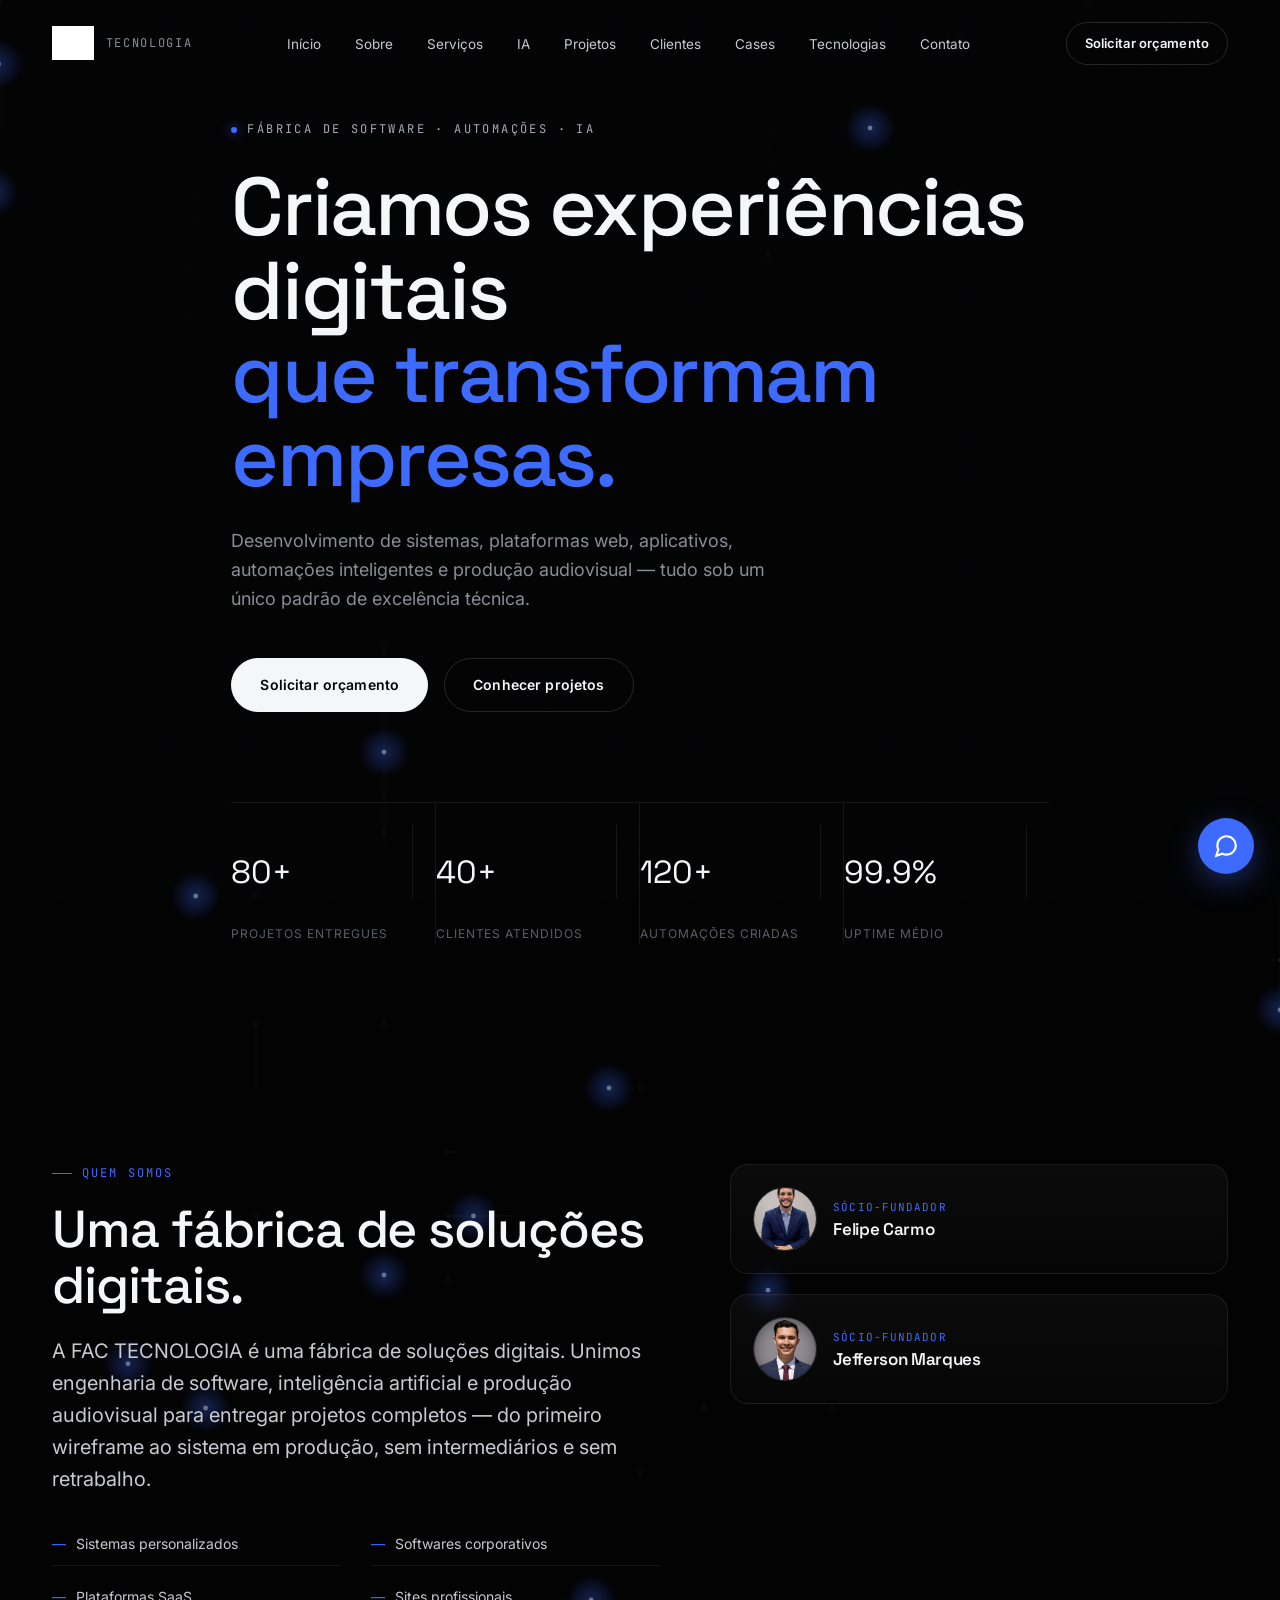
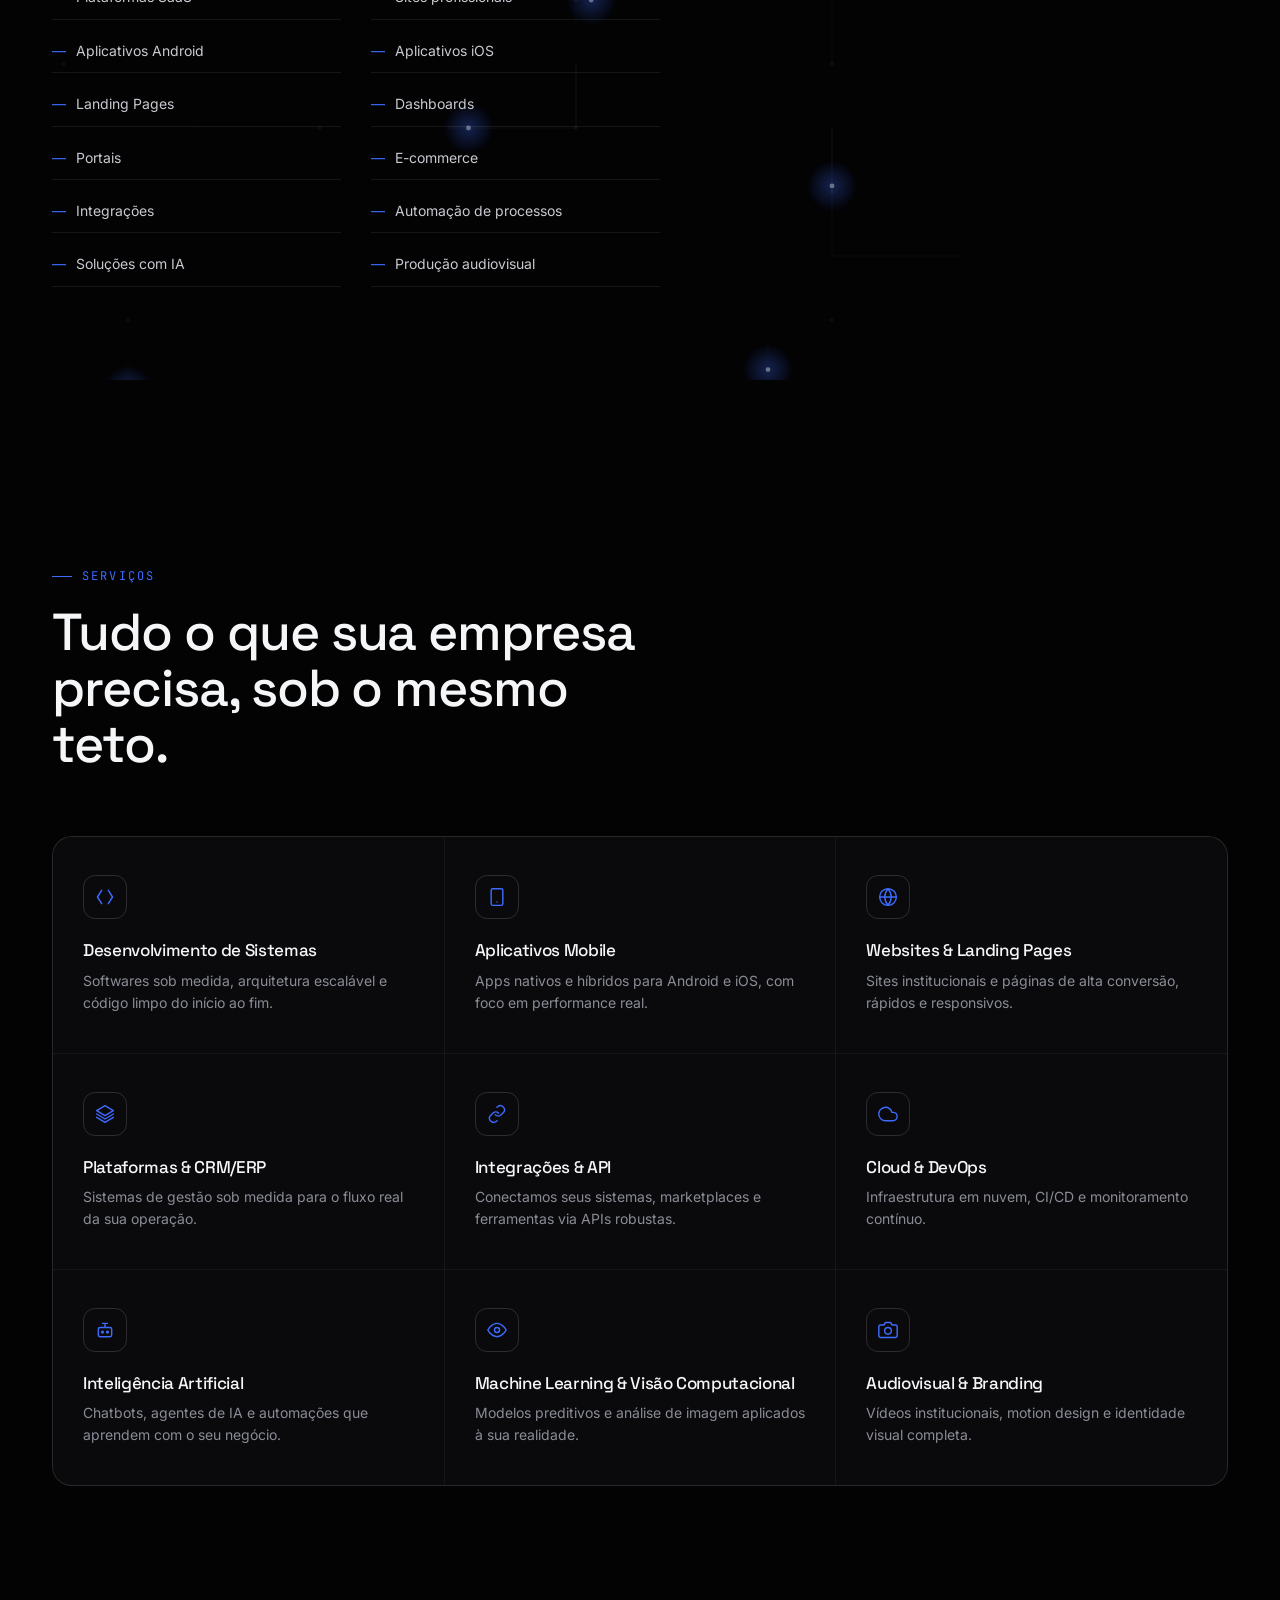
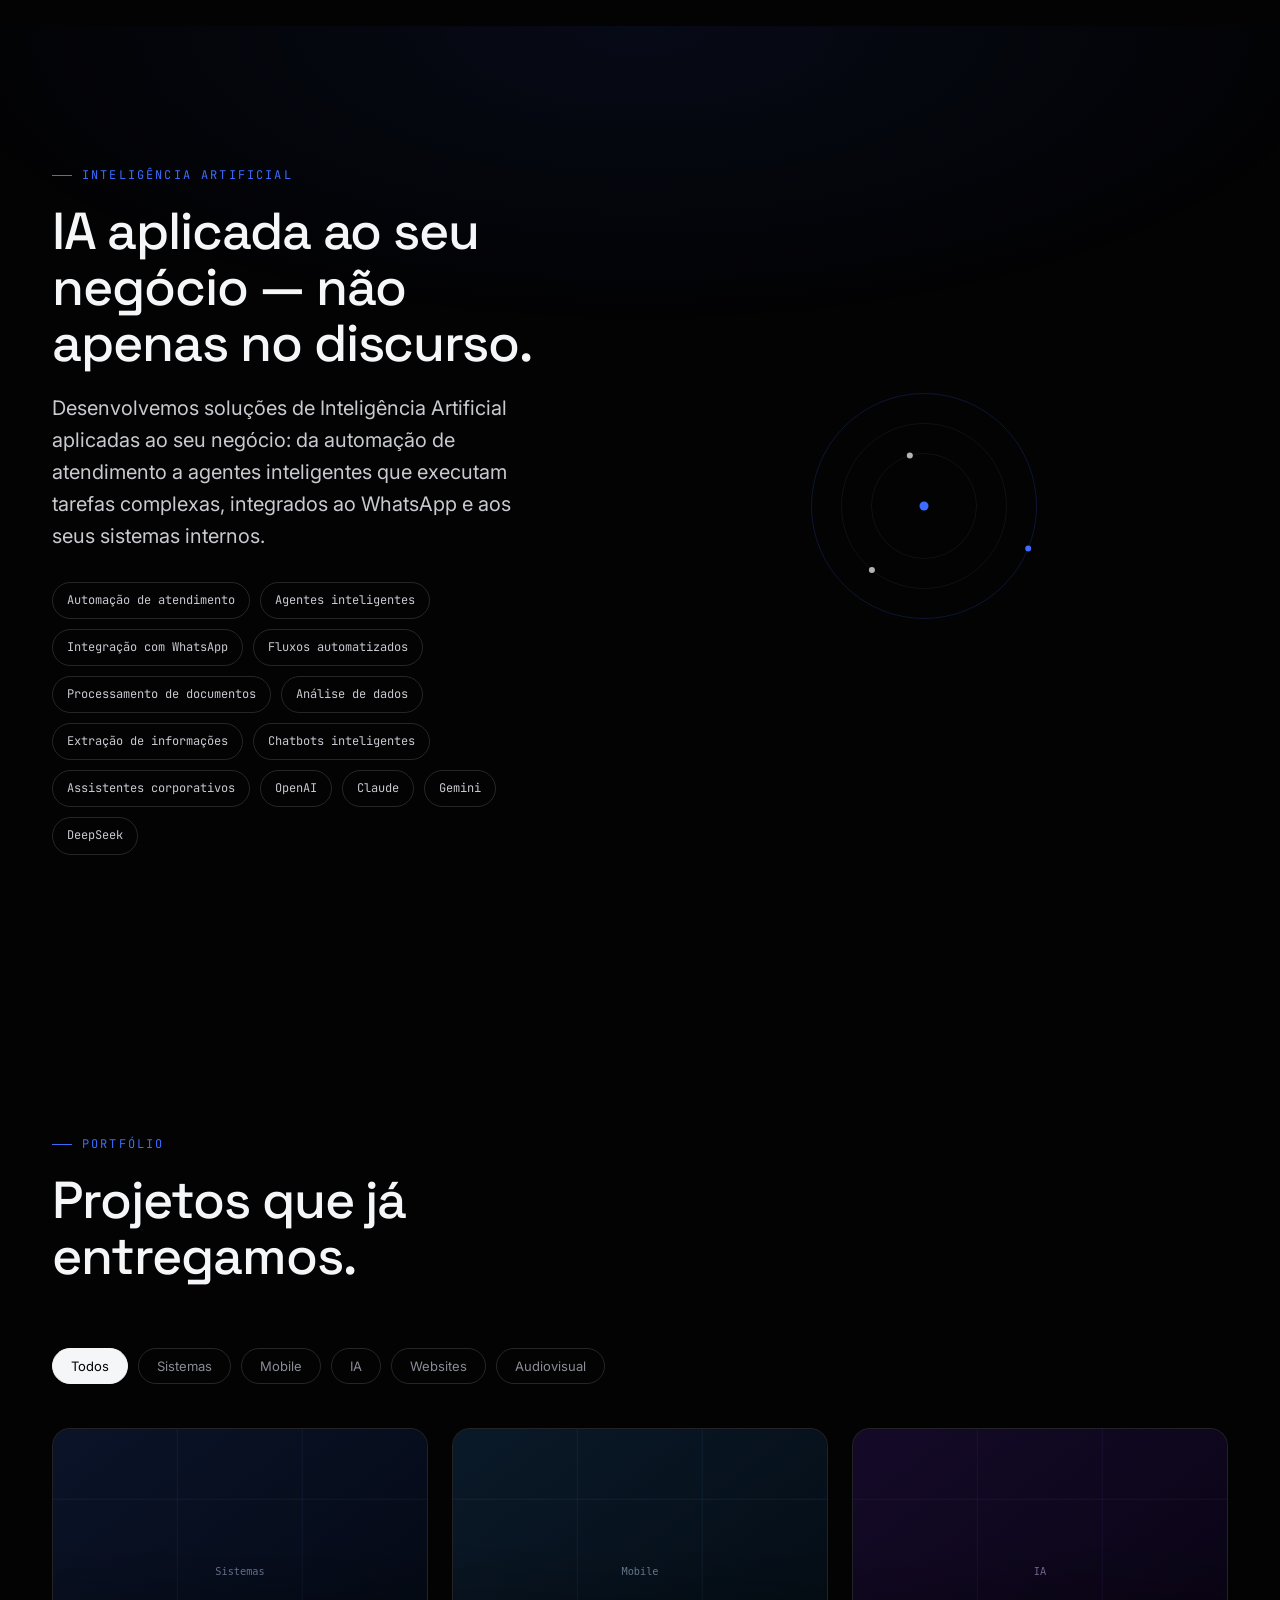
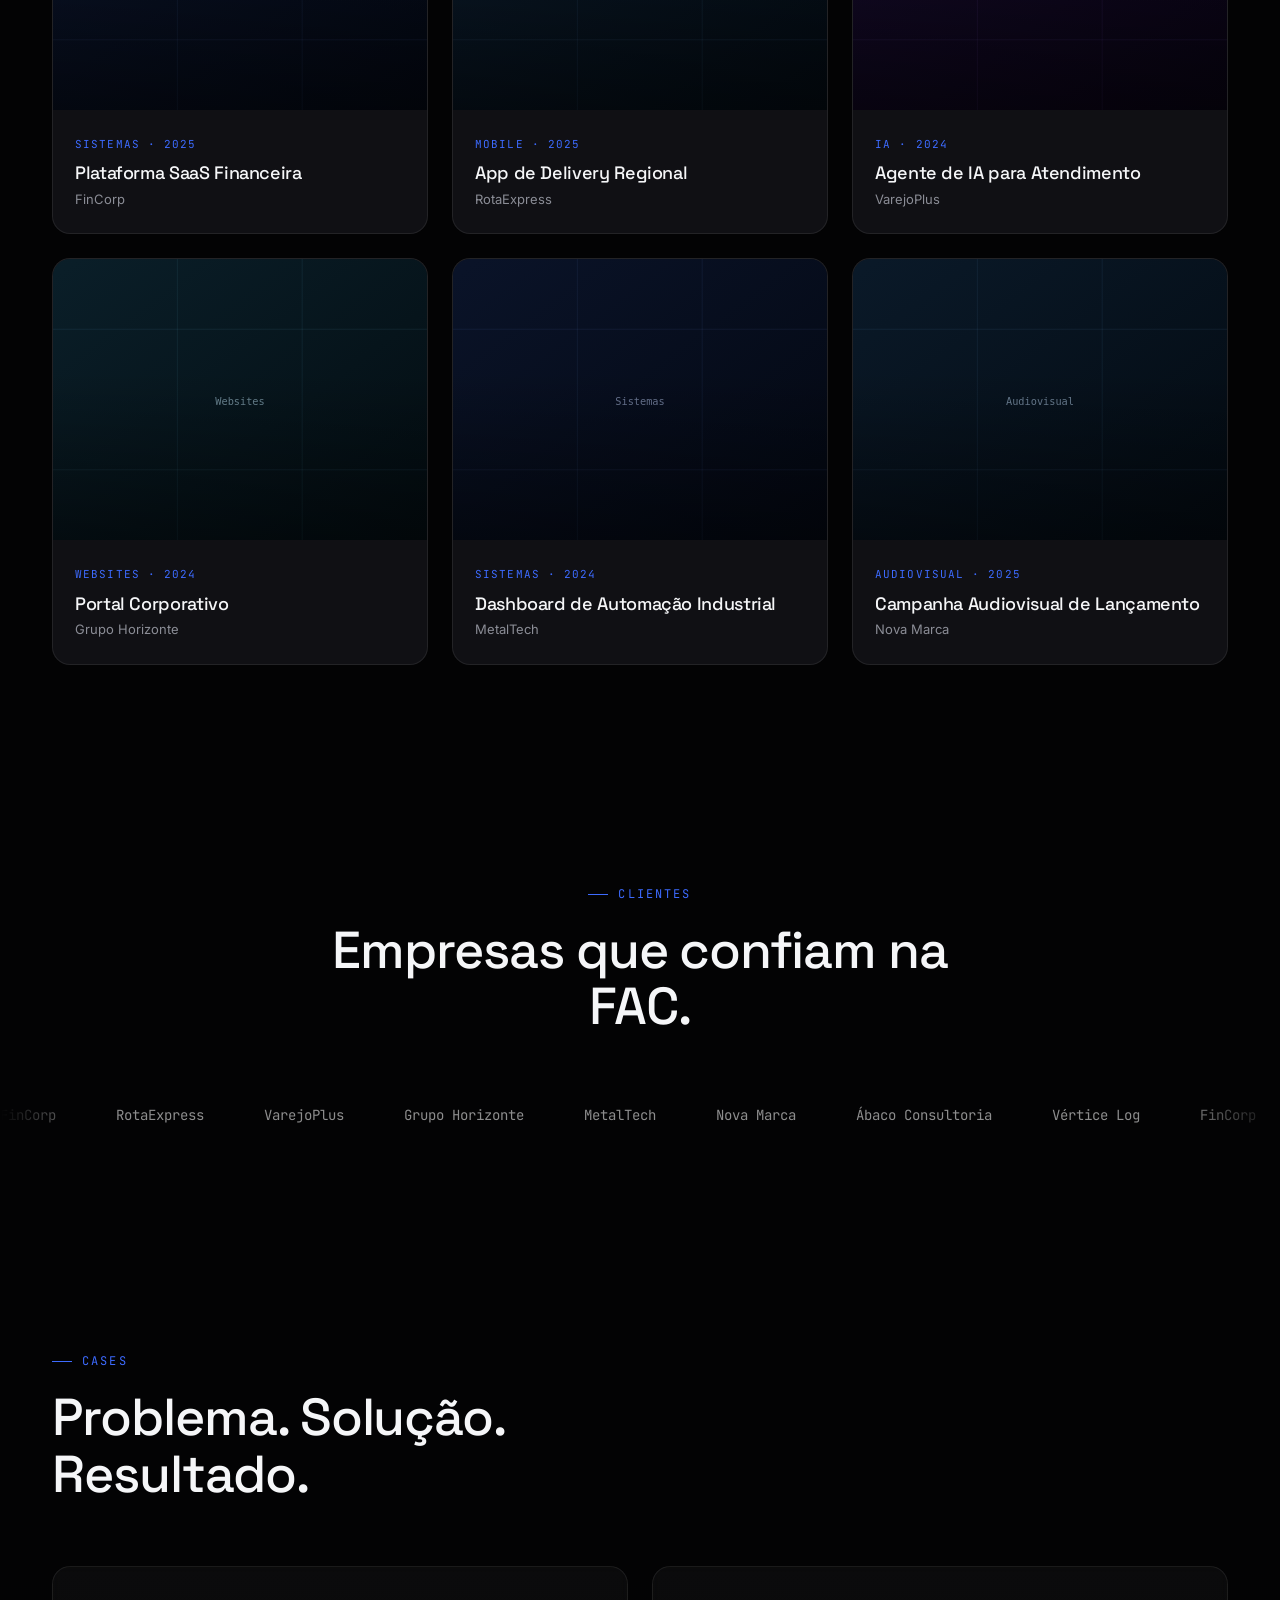
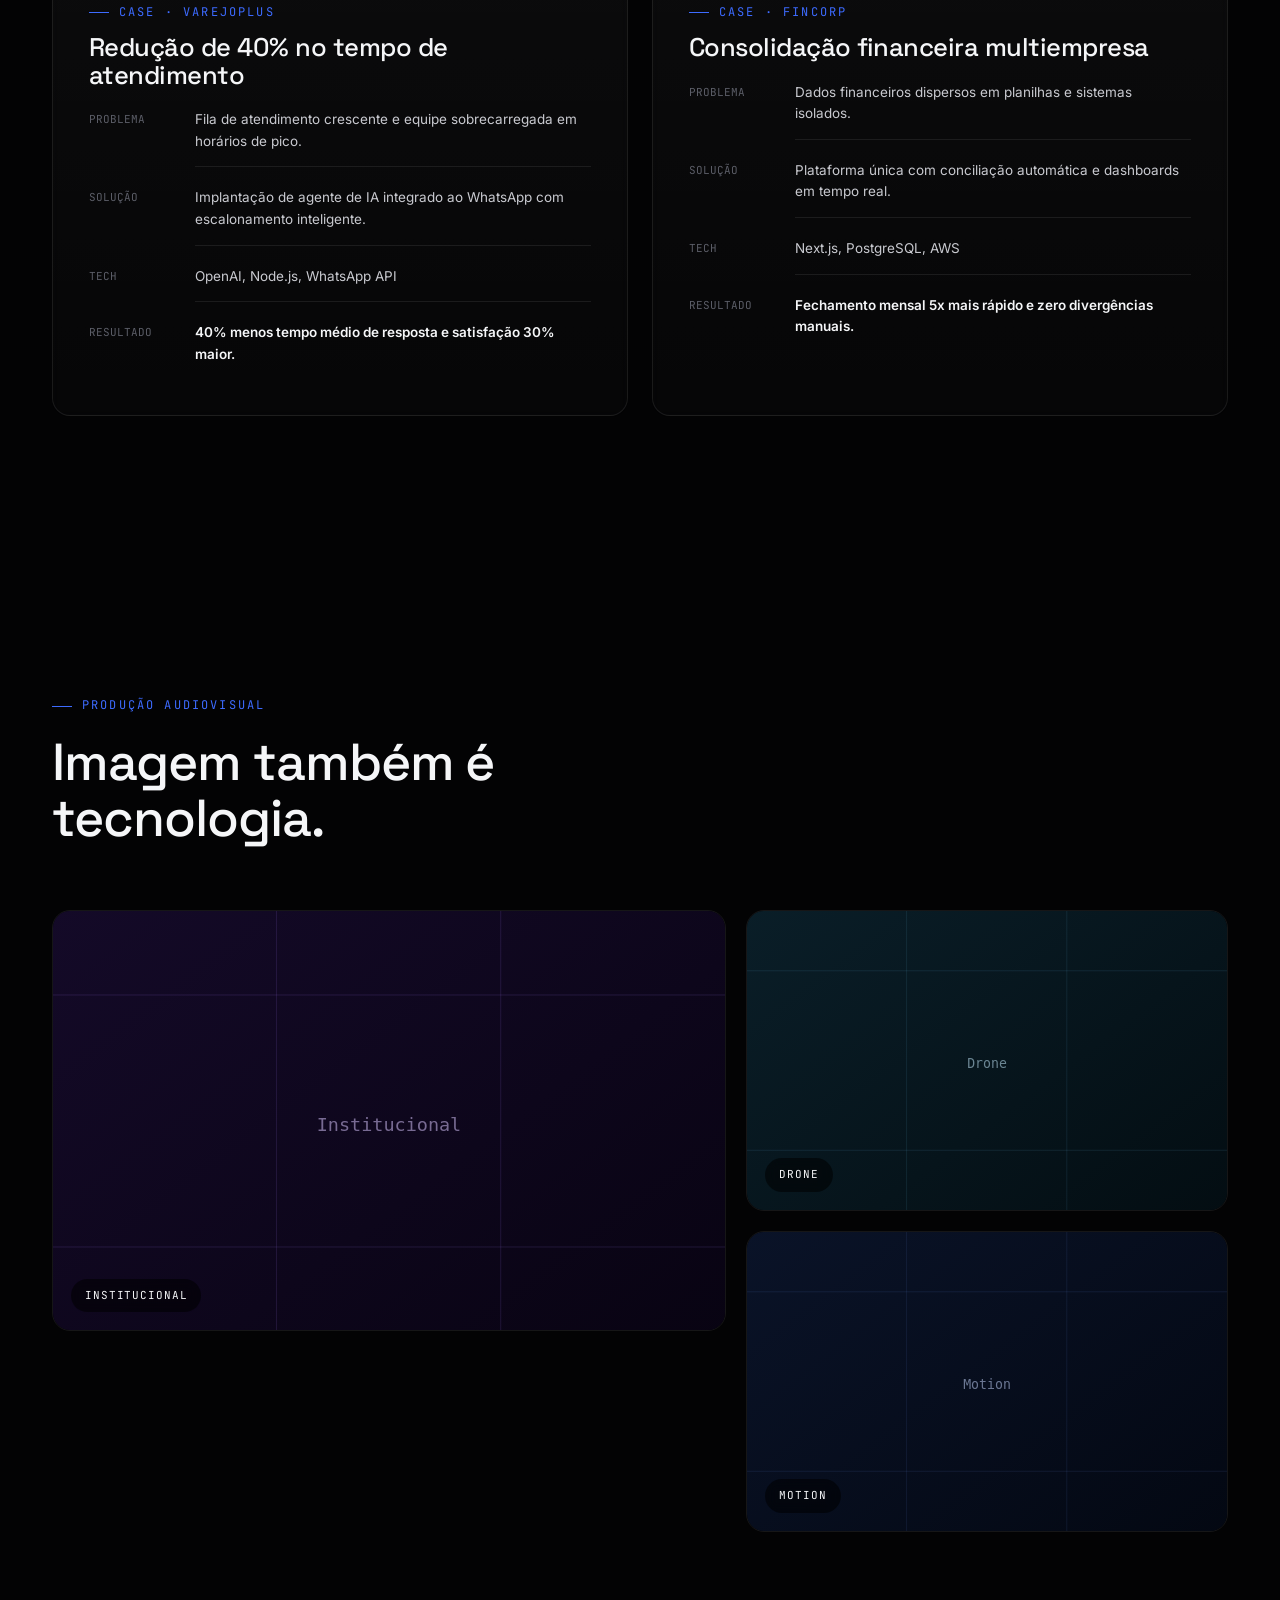
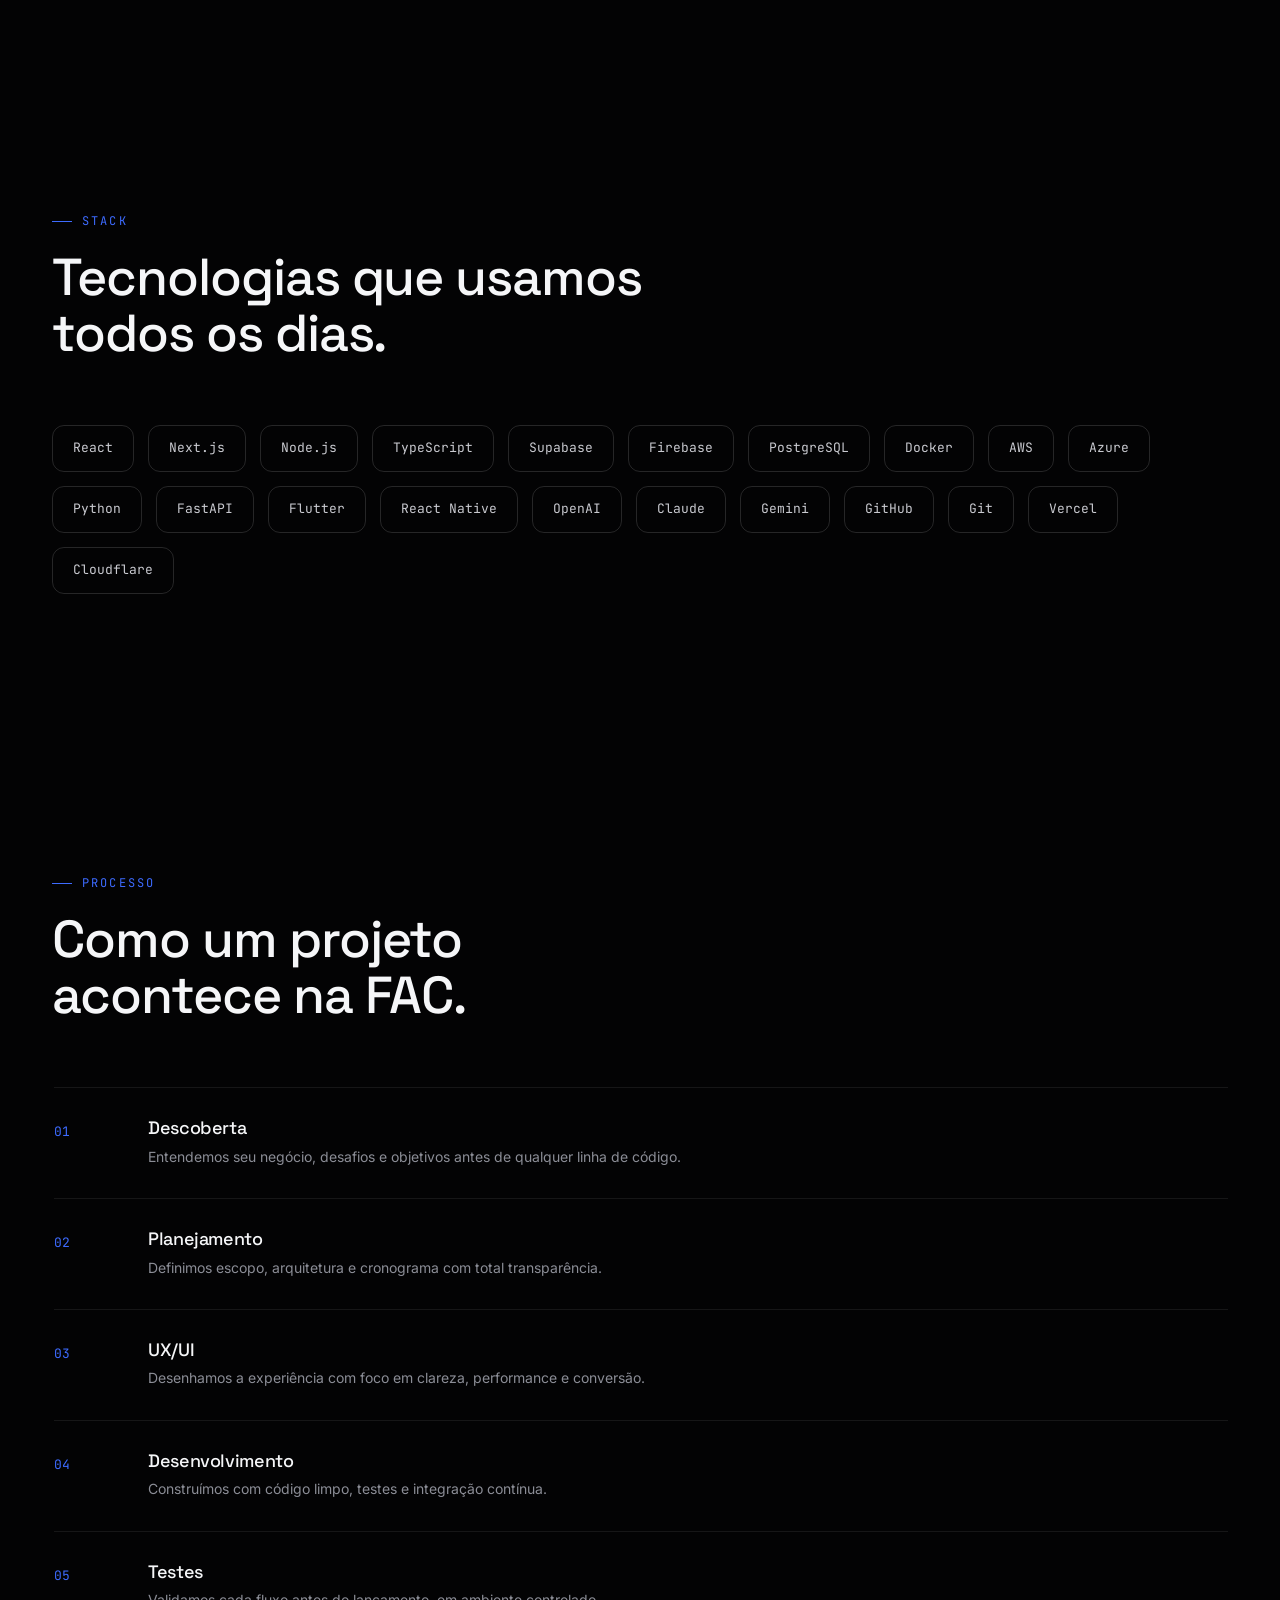
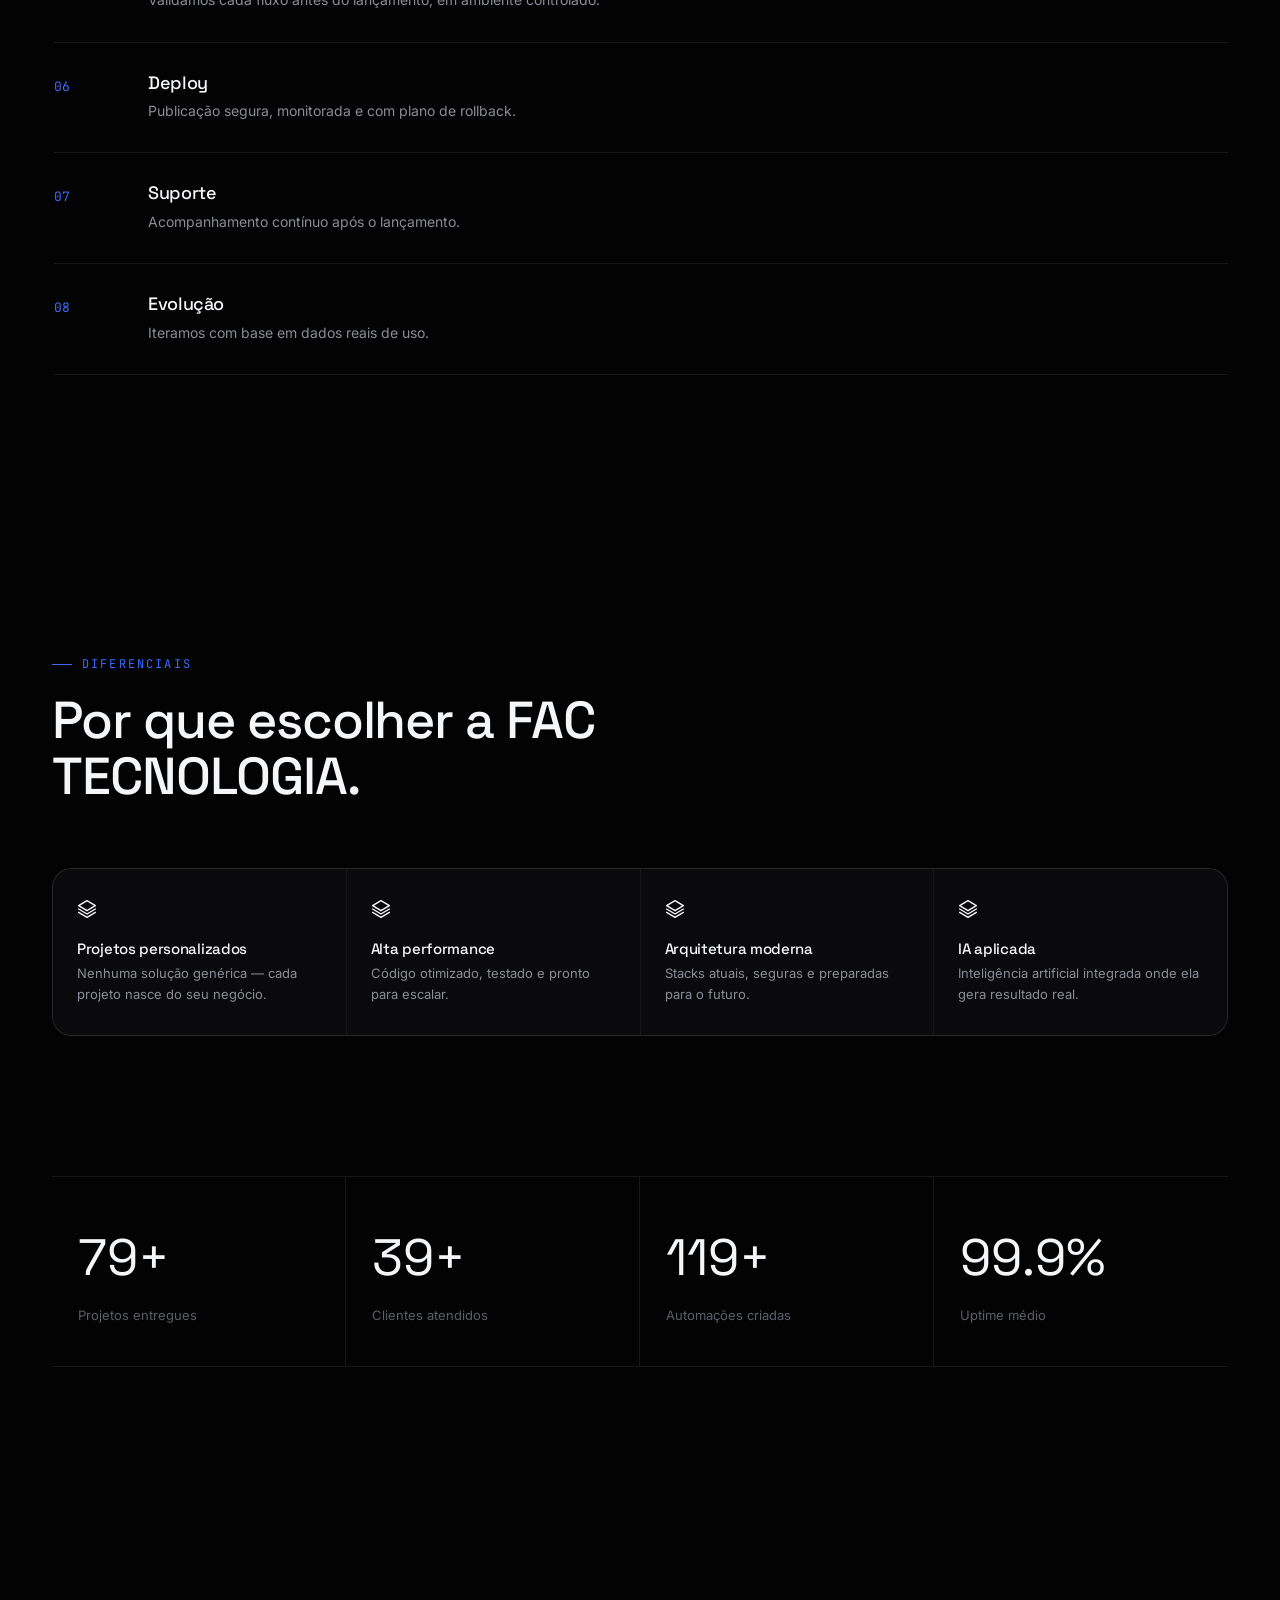
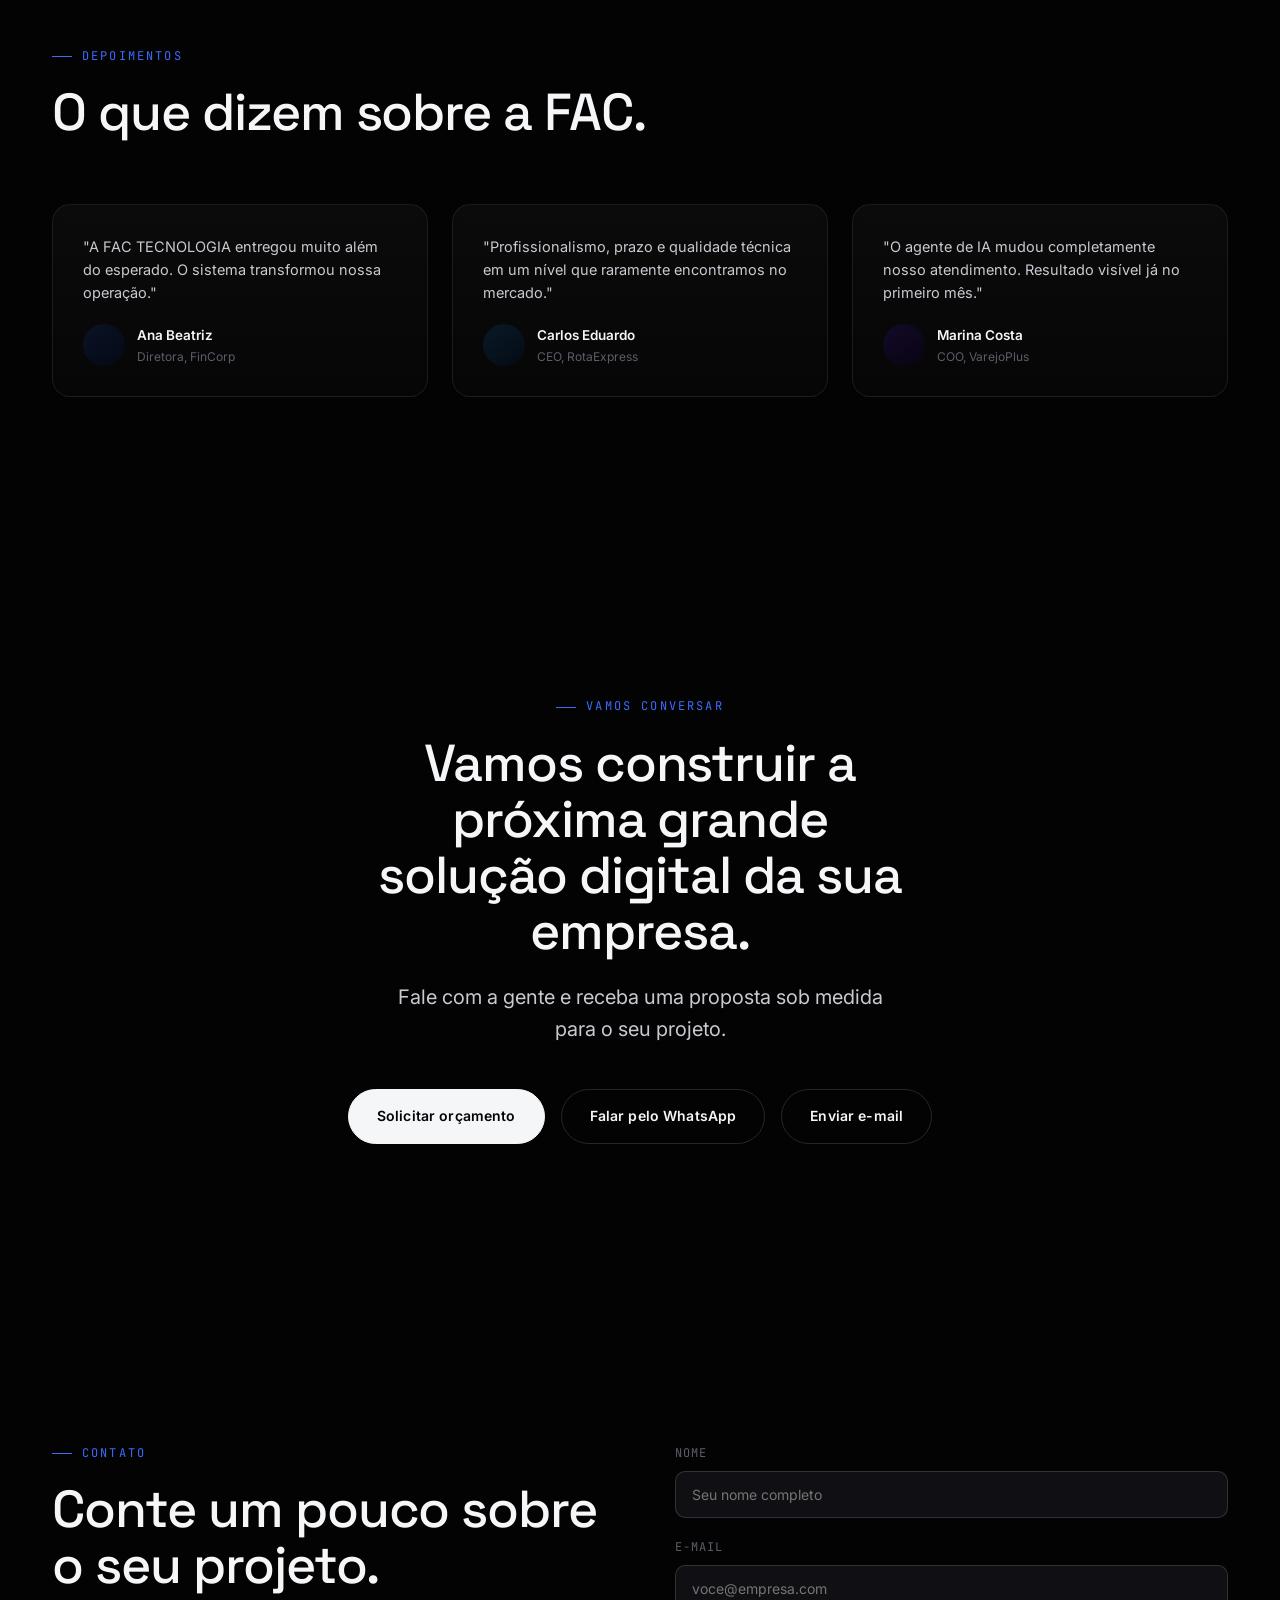
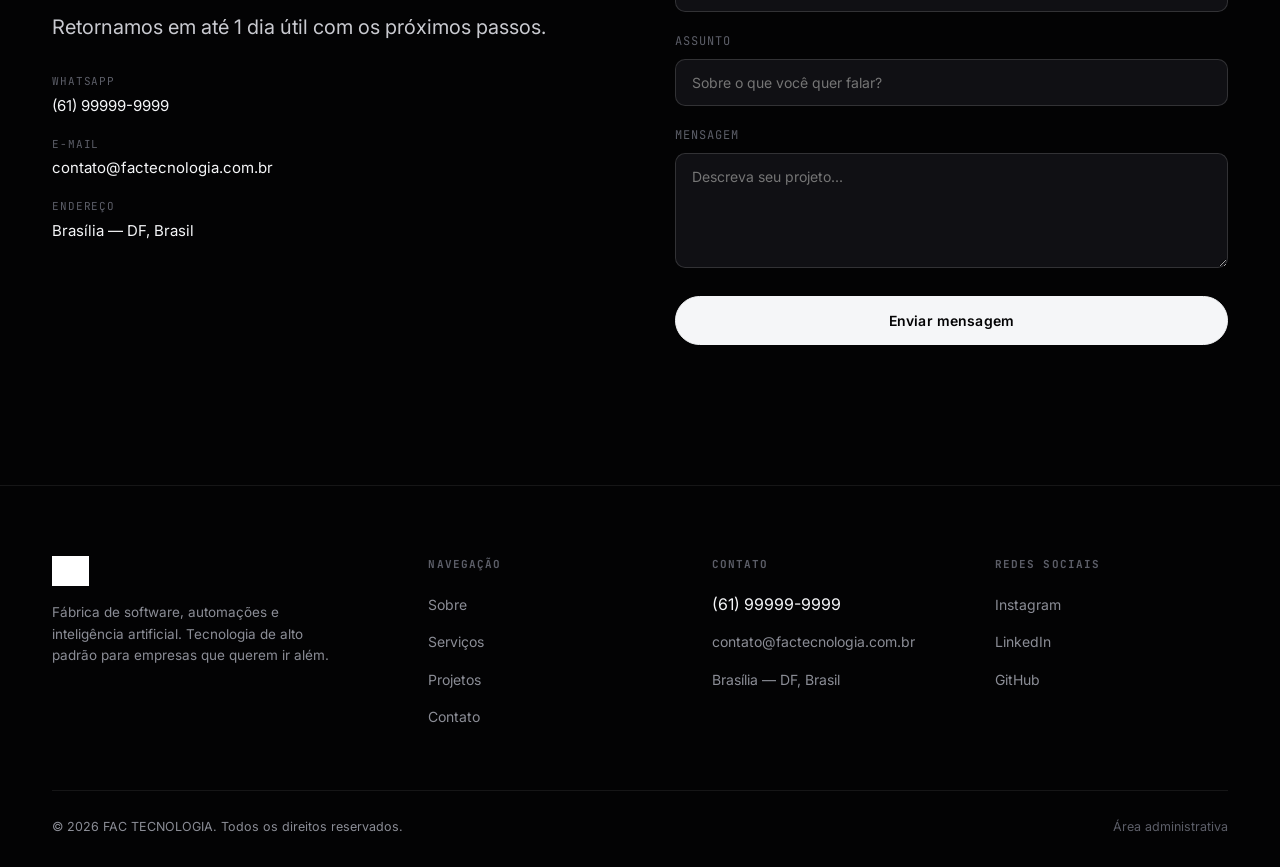
<file: index.html>
<!DOCTYPE html>
<html lang="pt-BR">
<head>
<meta charset="UTF-8">
<meta name="viewport" content="width=device-width, initial-scale=1.0">
<title>FAC TECNOLOGIA — Fábrica de Software, Automações & Inteligência Artificial</title>
<meta name="description" content="FAC TECNOLOGIA é uma fábrica de soluções digitais: sistemas, aplicativos, automações inteligentes, inteligência artificial e produção audiovisual de alto padrão.">
<meta property="og:title" content="FAC TECNOLOGIA — Tecnologia de alto padrão">
<meta property="og:description" content="Sistemas, aplicativos, automações e Inteligência Artificial. Uma fábrica de soluções digitais.">
<meta property="og:type" content="website">
<link rel="icon" href="assets/logo.png">
<link rel="preconnect" href="https://fonts.googleapis.com">
<link href="https://fonts.googleapis.com/css2?family=Space+Grotesk:wght@400;500;600;700&family=Inter:wght@400;500;600;700&family=JetBrains+Mono:wght@400;500&display=swap" rel="stylesheet">
<link rel="stylesheet" href="css/style.css">
</head>
<body>

<div id="preloader"><img src="assets/logo.png" alt="FAC TECNOLOGIA"></div>
<canvas id="bg-circuit"></canvas>
<div class="grain"></div>

<!-- ===================== HEADER ===================== -->
<header id="site-header">
  <div class="container nav-wrap">
    <a href="#hero" class="brand" id="brand-mark">
      <img src="assets/logo.png" alt="FAC TECNOLOGIA">
      <span>TECNOLOGIA</span>
    </a>
    <nav id="main-nav">
      <ul>
        <li><a href="#hero">Início</a></li>
        <li><a href="#about">Sobre</a></li>
        <li><a href="#services">Serviços</a></li>
        <li><a href="#ai">IA</a></li>
        <li><a href="#portfolio">Projetos</a></li>
        <li><a href="#clients">Clientes</a></li>
        <li><a href="#cases">Cases</a></li>
        <li><a href="#technologies">Tecnologias</a></li>
        <li><a href="#contact">Contato</a></li>
      </ul>
    </nav>
    <div class="header-cta">
      <a href="#contact" class="btn btn-ghost btn-sm">Solicitar orçamento</a>
      <button class="nav-toggle" id="nav-toggle" aria-label="Abrir menu">☰</button>
    </div>
  </div>
</header>

<!-- ===================== HERO ===================== -->
<section id="hero">
  <div class="container hero-grid">
    <p class="hero-kicker"><span class="dot"></span><span id="hero-kicker-text"></span></p>
    <h1 class="hero-title" id="hero-title"></h1>
    <p class="hero-sub" id="hero-sub"></p>
    <div class="hero-actions">
      <a href="#contact" class="btn btn-primary">Solicitar orçamento</a>
      <a href="#portfolio" class="btn btn-ghost">Conhecer projetos</a>
    </div>
    <div class="hero-stats" id="hero-stats"></div>
  </div>
</section>

<!-- ===================== SOBRE ===================== -->
<section id="about" class="section">
  <div class="container about-grid">
    <div>
      <div class="reveal">
        <p class="eyebrow">Quem somos</p>
        <h2>Uma fábrica de soluções digitais.</h2>
        <p class="lead" style="margin-top:22px" id="about-text"></p>
      </div>
      <ul class="about-list reveal" id="about-list"></ul>
    </div>
    <div class="about-founders reveal" id="about-founders"></div>
  </div>
</section>

<!-- ===================== SERVIÇOS ===================== -->
<section id="services" class="section">
  <div class="container">
    <div class="section-head reveal">
      <p class="eyebrow">Serviços</p>
      <h2>Tudo o que sua empresa precisa, sob o mesmo teto.</h2>
    </div>
    <div class="services-grid reveal-stagger" id="services-grid"></div>
  </div>
</section>

<!-- ===================== IA ===================== -->
<section id="ai" class="section">
  <div class="container ai-grid">
    <div class="reveal">
      <p class="eyebrow">Inteligência Artificial</p>
      <h2>IA aplicada ao seu negócio — não apenas no discurso.</h2>
      <p class="lead" style="margin-top:20px" id="ai-text"></p>
      <div class="ai-tags" id="ai-tags"></div>
    </div>
    <div class="ai-visual reveal" id="ai-visual"></div>
  </div>
</section>

<!-- ===================== PORTFÓLIO ===================== -->
<section id="portfolio" class="section">
  <div class="container">
    <div class="section-head reveal">
      <p class="eyebrow">Portfólio</p>
      <h2>Projetos que já entregamos.</h2>
    </div>
    <div class="filter-row reveal" id="portfolio-filters"></div>
    <div class="portfolio-grid reveal-stagger" id="portfolio-grid"></div>
  </div>
</section>

<!-- ===================== CLIENTES ===================== -->
<section id="clients" class="section" style="padding-top:80px;padding-bottom:80px;">
  <div class="container">
    <div class="section-head center reveal" style="margin-left:auto;margin-right:auto;">
      <p class="eyebrow" style="justify-content:center">Clientes</p>
      <h2>Empresas que confiam na FAC.</h2>
    </div>
  </div>
  <div class="clients-track-wrap reveal">
    <div class="clients-track" id="clients-track"></div>
  </div>
</section>

<!-- ===================== CASES ===================== -->
<section id="cases" class="section">
  <div class="container">
    <div class="section-head reveal">
      <p class="eyebrow">Cases</p>
      <h2>Problema. Solução. Resultado.</h2>
    </div>
    <div class="cases-grid reveal-stagger" id="cases-grid"></div>
  </div>
</section>

<!-- ===================== AUDIOVISUAL ===================== -->
<section id="audiovisual" class="section">
  <div class="container">
    <div class="section-head reveal">
      <p class="eyebrow">Produção Audiovisual</p>
      <h2>Imagem também é tecnologia.</h2>
    </div>
    <div class="av-grid reveal-stagger" id="av-grid"></div>
  </div>
</section>

<!-- ===================== TECNOLOGIAS ===================== -->
<section id="technologies" class="section">
  <div class="container">
    <div class="section-head reveal">
      <p class="eyebrow">Stack</p>
      <h2>Tecnologias que usamos todos os dias.</h2>
    </div>
    <div class="tech-marquee reveal" id="tech-marquee"></div>
  </div>
</section>

<!-- ===================== PROCESSO ===================== -->
<section id="process" class="section">
  <div class="container">
    <div class="section-head reveal">
      <p class="eyebrow">Processo</p>
      <h2>Como um projeto acontece na FAC.</h2>
    </div>
    <div class="process-line reveal" id="process-list"></div>
  </div>
</section>

<!-- ===================== DIFERENCIAIS ===================== -->
<section id="differentials" class="section">
  <div class="container">
    <div class="section-head reveal">
      <p class="eyebrow">Diferenciais</p>
      <h2>Por que escolher a FAC TECNOLOGIA.</h2>
    </div>
    <div class="diff-grid reveal-stagger" id="diff-grid"></div>
  </div>
</section>

<!-- ===================== ESTATÍSTICAS ===================== -->
<section class="section" style="padding-top:0;">
  <div class="container">
    <div class="stats-grid reveal" id="stats-grid"></div>
  </div>
</section>

<!-- ===================== DEPOIMENTOS ===================== -->
<section id="testimonials" class="section">
  <div class="container">
    <div class="section-head reveal">
      <p class="eyebrow">Depoimentos</p>
      <h2>O que dizem sobre a FAC.</h2>
    </div>
    <div class="testi-grid reveal-stagger" id="testi-grid"></div>
  </div>
</section>

<!-- ===================== CTA FINAL ===================== -->
<section id="cta-final">
  <div class="container reveal">
    <p class="eyebrow" style="justify-content:center">Vamos conversar</p>
    <h2>Vamos construir a próxima grande solução digital da sua empresa.</h2>
    <p class="lead">Fale com a gente e receba uma proposta sob medida para o seu projeto.</p>
    <div class="cta-actions">
      <a href="#contact" class="btn btn-primary">Solicitar orçamento</a>
      <a href="#" id="cta-whatsapp" target="_blank" class="btn btn-ghost">Falar pelo WhatsApp</a>
      <a href="#" id="cta-email" class="btn btn-ghost">Enviar e-mail</a>
    </div>
  </div>
</section>

<!-- ===================== CONTATO ===================== -->
<section id="contact" class="section">
  <div class="container contact-grid">
    <div class="reveal">
      <p class="eyebrow">Contato</p>
      <h2>Conte um pouco sobre o seu projeto.</h2>
      <p class="lead" style="margin-top:18px">Retornamos em até 1 dia útil com os próximos passos.</p>
      <div class="contact-info-list" id="contact-info-list"></div>
    </div>
    <form class="reveal" id="contact-form" onsubmit="return false;">
      <div class="form-field">
        <label for="cf-name">Nome</label>
        <input id="cf-name" type="text" placeholder="Seu nome completo" required>
      </div>
      <div class="form-field">
        <label for="cf-email">E-mail</label>
        <input id="cf-email" type="email" placeholder="voce@empresa.com" required>
      </div>
      <div class="form-field">
        <label for="cf-subject">Assunto</label>
        <input id="cf-subject" type="text" placeholder="Sobre o que você quer falar?">
      </div>
      <div class="form-field">
        <label for="cf-message">Mensagem</label>
        <textarea id="cf-message" rows="5" placeholder="Descreva seu projeto..." required></textarea>
      </div>
      <button type="submit" class="btn btn-primary" id="cf-submit" style="width:100%;justify-content:center;">Enviar mensagem</button>
    </form>
  </div>
</section>

<!-- ===================== FOOTER ===================== -->
<footer>
  <div class="container">
    <div class="footer-grid">
      <div class="footer-brand">
        <img src="assets/logo.png" alt="FAC TECNOLOGIA">
        <p id="footer-desc">Fábrica de software, automações e inteligência artificial. Tecnologia de alto padrão para empresas que querem ir além.</p>
      </div>
      <div class="footer-col">
        <h5>Navegação</h5>
        <ul>
          <li><a href="#about">Sobre</a></li>
          <li><a href="#services">Serviços</a></li>
          <li><a href="#portfolio">Projetos</a></li>
          <li><a href="#contact">Contato</a></li>
        </ul>
      </div>
      <div class="footer-col">
        <h5>Contato</h5>
        <ul id="footer-contact"></ul>
      </div>
      <div class="footer-col">
        <h5>Redes sociais</h5>
        <ul id="footer-social"></ul>
      </div>
    </div>
    <div class="footer-bottom">
      <p>© <span id="footer-year"></span> FAC TECNOLOGIA. Todos os direitos reservados.</p>
      <p class="admin-link"><a href="admin.html">Área administrativa</a></p>
    </div>
  </div>
</footer>

<a id="wa-float" class="wa-float" href="#" target="_blank" aria-label="Falar no WhatsApp">
  <svg width="26" height="26" viewBox="0 0 24 24" fill="none" stroke="currentColor" stroke-width="2"><path d="M21 11.5a8.38 8.38 0 0 1-.9 3.8 8.5 8.5 0 0 1-7.6 4.7 8.38 8.38 0 0 1-3.8-.9L3 21l1.9-5.7a8.38 8.38 0 0 1-.9-3.8 8.5 8.5 0 0 1 4.7-7.6 8.38 8.38 0 0 1 3.8-.9h.5a8.48 8.48 0 0 1 8 8v.5z"/></svg>
</a>

<!-- ===================== MODAL PROJETO ===================== -->
<div class="modal-overlay" id="project-modal">
  <div class="modal-box" id="project-modal-box"></div>
</div>

<script src="js/data.js"></script>
<script src="js/circuit.js"></script>
<script src="js/main.js"></script>
</body>
</html>
</file>
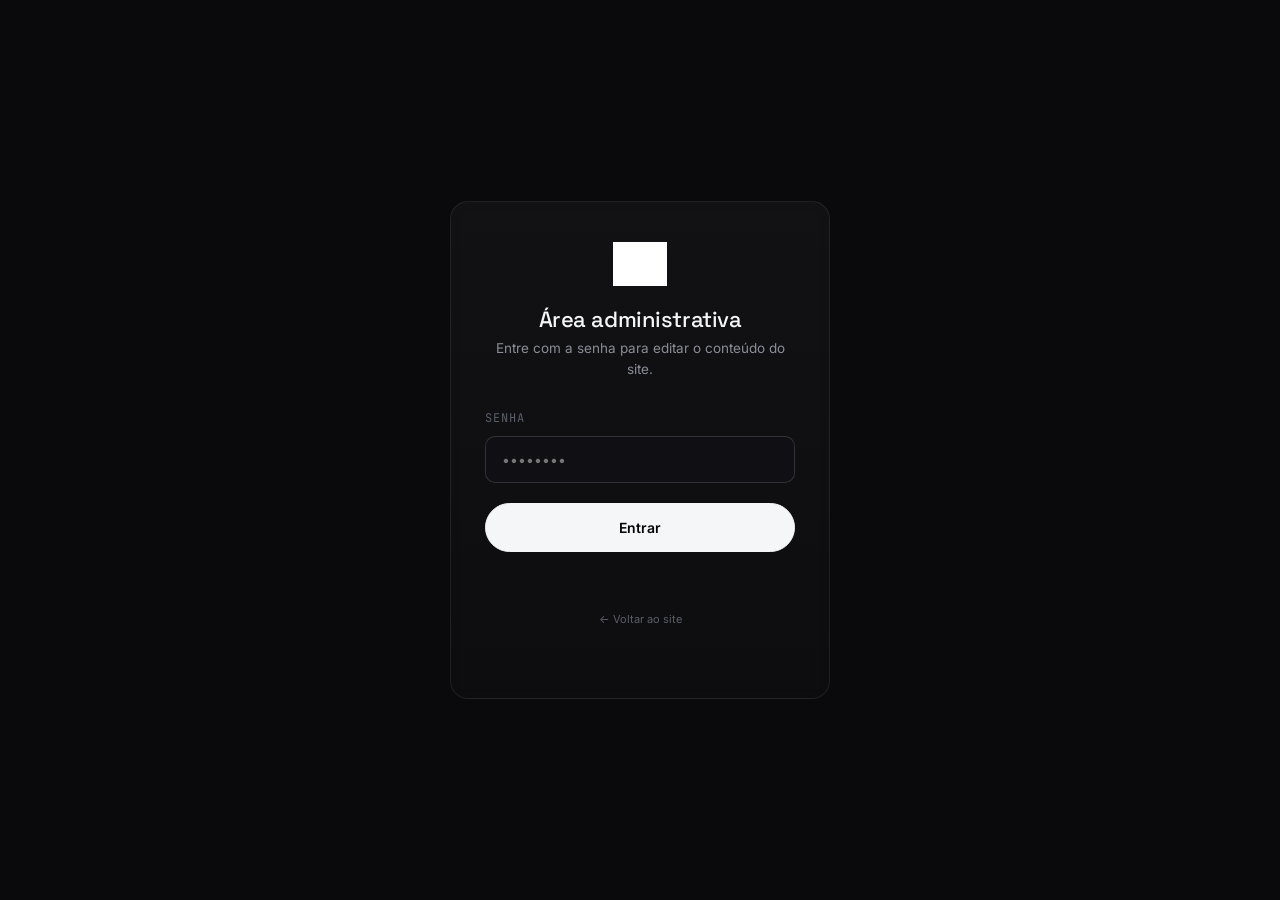
<file: admin.html>
<!DOCTYPE html>
<html lang="pt-BR">
<head>
<meta charset="UTF-8">
<meta name="viewport" content="width=device-width, initial-scale=1.0">
<title>Área administrativa — FAC TECNOLOGIA</title>
<meta name="robots" content="noindex, nofollow">
<link rel="icon" href="assets/logo.png">
<link rel="preconnect" href="https://fonts.googleapis.com">
<link href="https://fonts.googleapis.com/css2?family=Space+Grotesk:wght@400;500;600;700&family=Inter:wght@400;500;600;700&family=JetBrains+Mono:wght@400;500&display=swap" rel="stylesheet">
<link rel="stylesheet" href="css/style.css">
<link rel="stylesheet" href="css/admin.css">
</head>
<body class="admin">

<!-- ===================== LOGIN ===================== -->
<div id="login-screen">
  <div class="login-box glass">
    <img src="assets/logo.png" alt="FAC TECNOLOGIA">
    <h2>Área administrativa</h2>
    <p>Entre com a senha para editar o conteúdo do site.</p>
    <div class="form-field">
      <label for="login-pass">Senha</label>
      <input id="login-pass" type="password" placeholder="••••••••">
    </div>
    <button class="btn btn-primary" id="login-btn" style="width:100%;justify-content:center;">Entrar</button>
    <p class="login-error" id="login-error"></p>
    <p style="margin-top:18px;"><a href="index.html" class="admin-link">← Voltar ao site</a></p>
  </div>
</div>

<!-- ===================== SHELL ===================== -->
<div id="admin-shell">
  <aside class="admin-sidebar">
    <div class="admin-brand">
      <img src="assets/logo.png" alt="FAC">
      <span>PAINEL&nbsp;ADMIN</span>
    </div>
    <nav class="admin-nav" id="admin-nav">
      <button data-tab="brand" class="active">Marca &amp; Contato</button>
      <button data-tab="hero">Seção Início</button>
      <button data-tab="about">Sobre</button>
      <button data-tab="services">Serviços</button>
      <button data-tab="ai">Inteligência Artificial</button>
      <button data-tab="portfolio">Portfólio</button>
      <button data-tab="clients">Clientes</button>
      <button data-tab="cases">Cases</button>
      <button data-tab="audiovisual">Audiovisual</button>
      <button data-tab="technologies">Tecnologias</button>
      <button data-tab="process">Processo</button>
      <button data-tab="differentials">Diferenciais</button>
      <button data-tab="testimonials">Depoimentos</button>
      <button data-tab="settings">Configurações</button>
    </nav>
    <div class="admin-sidebar-footer">
      <a href="index.html" target="_blank">Ver site publicado ↗</a>
      <button id="logout-btn">Sair</button>
    </div>
  </aside>

  <main class="admin-main">
    <div class="admin-header">
      <div>
        <h1>Painel de edição</h1>
        <p>Tudo o que você mudar aqui aparece direto no site — sem precisar mexer em código.</p>
      </div>
      <div class="save-indicator" id="save-indicator"><span class="dot"></span><span>Salvo automaticamente</span></div>
    </div>

    <!-- MARCA & CONTATO -->
    <section class="admin-panel active" id="panel-brand"></section>
    <!-- HERO -->
    <section class="admin-panel" id="panel-hero"></section>
    <!-- ABOUT -->
    <section class="admin-panel" id="panel-about"></section>
    <!-- SERVICES -->
    <section class="admin-panel" id="panel-services"></section>
    <!-- AI -->
    <section class="admin-panel" id="panel-ai"></section>
    <!-- PORTFOLIO -->
    <section class="admin-panel" id="panel-portfolio"></section>
    <!-- CLIENTS -->
    <section class="admin-panel" id="panel-clients"></section>
    <!-- CASES -->
    <section class="admin-panel" id="panel-cases"></section>
    <!-- AUDIOVISUAL -->
    <section class="admin-panel" id="panel-audiovisual"></section>
    <!-- TECHNOLOGIES -->
    <section class="admin-panel" id="panel-technologies"></section>
    <!-- PROCESS -->
    <section class="admin-panel" id="panel-process"></section>
    <!-- DIFFERENTIALS -->
    <section class="admin-panel" id="panel-differentials"></section>
    <!-- TESTIMONIALS -->
    <section class="admin-panel" id="panel-testimonials"></section>
    <!-- SETTINGS -->
    <section class="admin-panel" id="panel-settings"></section>
  </main>
</div>

<div class="toast" id="toast"><span class="dot"></span><span id="toast-text">Alterações salvas</span></div>

<script src="js/data.js"></script>
<script src="js/admin.js"></script>
</body>
</html>
</file>
<file: css/style.css>
/* ============================================================
   FAC TECNOLOGIA — Design Tokens
   Palette: deep black canvas, silver circuitry, one restrained
   electric-blue accent that echoes the logo's circuit trace.
   Type: Space Grotesk (display, geometric/technical) +
         Inter (body, neutral & legible) + JetBrains Mono (data/labels)
   ============================================================ */

:root{
  --black: #030304;
  --black-soft: #0a0a0d;
  --panel: #101014;
  --panel-2: #16161b;
  --line: rgba(255,255,255,0.08);
  --line-strong: rgba(255,255,255,0.14);
  --white: #f5f6f8;
  --grey-100: #c9cad0;
  --grey-300: #8b8d96;
  --grey-500: #5c5e68;
  --silver: #a8abb5;
  --accent: #3d6bff;
  --accent-soft: rgba(61,107,255,0.14);
  --accent-line: rgba(61,107,255,0.35);

  --font-display: 'Space Grotesk', 'Inter', sans-serif;
  --font-body: 'Inter', sans-serif;
  --font-mono: 'JetBrains Mono', monospace;

  --container: 1240px;
  --ease: cubic-bezier(.16,.8,.24,1);
  --ease-soft: cubic-bezier(.4,0,.2,1);
}

*{ box-sizing:border-box; margin:0; padding:0; }
html{ scroll-behavior:smooth; }
html,body{ background:var(--black); color:var(--white); }
body{
  font-family:var(--font-body);
  font-size:16px;
  line-height:1.6;
  -webkit-font-smoothing:antialiased;
  overflow-x:hidden;
}
@media (prefers-reduced-motion: reduce){
  html{ scroll-behavior:auto; }
  *{ animation-duration:0.001ms !important; animation-iteration-count:1 !important; transition-duration:0.001ms !important; }
}

img{ max-width:100%; display:block; }
a{ color:inherit; text-decoration:none; }
ul{ list-style:none; }
button{ font-family:inherit; cursor:pointer; }
input,textarea,select{ font-family:inherit; }

::selection{ background:var(--accent); color:#fff; }

:focus-visible{
  outline:2px solid var(--accent);
  outline-offset:3px;
  border-radius:4px;
}

.container{
  max-width:var(--container);
  margin:0 auto;
  padding:0 32px;
}

.eyebrow{
  font-family:var(--font-mono);
  font-size:12px;
  letter-spacing:.18em;
  text-transform:uppercase;
  color:var(--accent);
  display:flex;
  align-items:center;
  gap:10px;
  margin-bottom:18px;
}
.eyebrow::before{
  content:'';
  width:20px; height:1px;
  background:var(--accent);
}

.section{ position:relative; padding:140px 0; }
.section-head{ max-width:640px; margin-bottom:64px; }
.section-head.center{ margin-left:auto; margin-right:auto; text-align:center; }

h1,h2,h3,h4{ font-family:var(--font-display); font-weight:500; letter-spacing:-0.02em; line-height:1.08; }
h2{ font-size:clamp(32px,4.2vw,52px); }
h3{ font-size:clamp(20px,2vw,26px); }
p{ color:var(--grey-300); }

.lead{ font-size:clamp(17px,1.6vw,20px); color:var(--grey-100); font-weight:400; }

/* ---------- Buttons ---------- */
.btn{
  display:inline-flex;
  align-items:center;
  gap:10px;
  padding:15px 28px;
  border-radius:999px;
  font-size:14px;
  font-weight:600;
  letter-spacing:.01em;
  border:1px solid var(--line-strong);
  transition:all .35s var(--ease-soft);
  white-space:nowrap;
}
.btn-primary{ background:var(--white); color:var(--black); border-color:var(--white); }
.btn-primary:hover{ background:var(--accent); border-color:var(--accent); color:#fff; transform:translateY(-2px); }
.btn-ghost{ background:transparent; color:var(--white); }
.btn-ghost:hover{ border-color:var(--accent); color:var(--accent); transform:translateY(-2px); }
.btn-sm{ padding:10px 18px; font-size:13px; }

/* ---------- Background circuit canvas (signature element) ---------- */
#bg-circuit{
  position:fixed; inset:0; width:100%; height:100%;
  z-index:0; pointer-events:none;
  opacity:.55;
}
.grain{
  position:fixed; inset:0; z-index:1; pointer-events:none;
  opacity:.025; mix-blend-mode:overlay;
  background-image:url("data:image/svg+xml,%3Csvg xmlns='http://www.w3.org/2000/svg' width='90' height='90'%3E%3Cfilter id='n'%3E%3CfeTurbulence type='fractalNoise' baseFrequency='0.9' numOctaves='2' stitchTiles='stitch'/%3E%3C/filter%3E%3Crect width='100%25' height='100%25' filter='url(%23n)'/%3E%3C/svg%3E");
}

/* ---------- Preloader / intro ---------- */
#preloader{
  position:fixed; inset:0; z-index:999;
  background:var(--black);
  display:flex; align-items:center; justify-content:center;
  transition:opacity 1s var(--ease), visibility 1s var(--ease);
}
#preloader.hidden{ opacity:0; visibility:hidden; }
#preloader img{
  width:120px; opacity:0;
  filter:brightness(0) invert(1);
  animation:logoIn 1.4s var(--ease) forwards .2s;
}
@keyframes logoIn{
  0%{ opacity:0; transform:scale(.85); }
  60%{ opacity:1; }
  100%{ opacity:1; transform:scale(1); }
}

/* ---------- Header ---------- */
header#site-header{
  position:fixed; top:0; left:0; right:0; z-index:200;
  padding:22px 0;
  transition:padding .4s var(--ease-soft), background .4s var(--ease-soft), border-color .4s var(--ease-soft);
  border-bottom:1px solid transparent;
}
header#site-header.scrolled{
  padding:14px 0;
  background:rgba(3,3,4,0.72);
  backdrop-filter:blur(16px) saturate(140%);
  -webkit-backdrop-filter:blur(16px) saturate(140%);
  border-bottom-color:var(--line);
}
.nav-wrap{ display:flex; align-items:center; justify-content:space-between; gap:24px; }
.brand{ display:flex; align-items:center; gap:12px; opacity:0; }
.brand.reveal{ opacity:1; transition:opacity .8s var(--ease); }
.brand img{ height:34px; width:auto; filter:brightness(0) invert(1); }
.brand span{ font-family:var(--font-mono); font-size:12px; letter-spacing:.14em; color:var(--grey-300); }

nav#main-nav ul{ display:flex; gap:34px; }
nav#main-nav a{
  font-size:13.5px; color:var(--grey-100); position:relative; padding:4px 0;
  transition:color .3s;
}
nav#main-nav a::after{
  content:''; position:absolute; left:0; bottom:-2px; height:1px; width:0;
  background:var(--accent); transition:width .35s var(--ease-soft);
}
nav#main-nav a:hover{ color:var(--white); }
nav#main-nav a:hover::after{ width:100%; }

.header-cta{ display:flex; align-items:center; gap:14px; }
.nav-toggle{ display:none; background:none; border:none; color:var(--white); font-size:22px; }

@media (max-width: 920px){
  nav#main-nav{
    position:fixed; inset:0 0 0 auto; width:min(320px,85vw); height:100vh;
    background:var(--black-soft); border-left:1px solid var(--line);
    padding:100px 32px 32px; transform:translateX(100%);
    transition:transform .5s var(--ease); z-index:150;
  }
  nav#main-nav.open{ transform:translateX(0); }
  nav#main-nav ul{ flex-direction:column; gap:22px; }
  .header-cta .btn-ghost{ display:none; }
  .nav-toggle{ display:block; z-index:210; }
}

/* ---------- Hero ---------- */
#hero{
  min-height:100vh; display:flex; align-items:center; position:relative;
  padding-top:120px; padding-bottom:80px;
}
.hero-grid{ position:relative; z-index:2; }
.hero-kicker{
  font-family:var(--font-mono); font-size:12px; letter-spacing:.2em; text-transform:uppercase;
  color:var(--silver); display:flex; align-items:center; gap:10px; margin-bottom:26px;
  opacity:0; transform:translateY(14px);
}
.hero-kicker span.dot{ width:6px; height:6px; border-radius:50%; background:var(--accent); box-shadow:0 0 12px var(--accent); }

.hero-title{
  font-size:clamp(40px,6.4vw,84px);
  font-weight:500; letter-spacing:-0.03em; line-height:1.02;
  max-width:15ch;
  opacity:0; transform:translateY(24px);
}
.hero-title em{ font-style:normal; color:var(--grey-500); }
.hero-title .accent-word{ color:var(--accent); }

.hero-sub{
  margin-top:28px; max-width:560px; font-size:18px; color:var(--grey-300);
  opacity:0; transform:translateY(20px);
}
.hero-actions{ margin-top:44px; display:flex; gap:16px; flex-wrap:wrap; opacity:0; transform:translateY(20px); }

.hero-stats{
  margin-top:90px; display:grid; grid-template-columns:repeat(4,1fr); gap:0;
  border-top:1px solid var(--line);
  opacity:0; transform:translateY(20px);
}
.hero-stats div{ padding:22px 22px 0 0; border-right:1px solid var(--line); }
.hero-stats div:last-child{ border-right:none; }
.hero-stats .num{ font-family:var(--font-display); font-size:clamp(22px,2.6vw,32px); color:var(--white); }
.hero-stats .lbl{ font-size:12px; color:var(--grey-500); margin-top:4px; text-transform:uppercase; letter-spacing:.08em; }

@media (max-width:720px){
  .hero-stats{ grid-template-columns:repeat(2,1fr); gap:20px 0; }
  .hero-stats div{ border-right:none; }
}

/* ---------- Reveal on scroll ---------- */
.reveal{ opacity:0; transform:translateY(32px); transition:opacity .9s var(--ease), transform .9s var(--ease); }
.reveal.in{ opacity:1; transform:translateY(0); }
.reveal-stagger > *{ opacity:0; transform:translateY(28px); transition:opacity .8s var(--ease), transform .8s var(--ease); }
.reveal-stagger.in > *{ opacity:1; transform:translateY(0); }
.reveal-stagger.in > *:nth-child(1){ transition-delay:.05s; }
.reveal-stagger.in > *:nth-child(2){ transition-delay:.12s; }
.reveal-stagger.in > *:nth-child(3){ transition-delay:.19s; }
.reveal-stagger.in > *:nth-child(4){ transition-delay:.26s; }
.reveal-stagger.in > *:nth-child(5){ transition-delay:.33s; }
.reveal-stagger.in > *:nth-child(6){ transition-delay:.40s; }
.reveal-stagger.in > *:nth-child(7){ transition-delay:.47s; }
.reveal-stagger.in > *:nth-child(8){ transition-delay:.54s; }

/* ---------- Cards / glass ---------- */
.glass{
  background:linear-gradient(180deg,rgba(255,255,255,0.035),rgba(255,255,255,0.015));
  border:1px solid var(--line);
  backdrop-filter:blur(6px);
  border-radius:18px;
}

/* ---------- About ---------- */
#about .about-grid{ display:grid; grid-template-columns:1.1fr .9fr; gap:70px; align-items:start; }
.about-list{ margin-top:28px; display:grid; grid-template-columns:1fr 1fr; gap:10px 30px; }
.about-list li{ font-size:14px; color:var(--grey-100); padding:10px 0; border-bottom:1px solid var(--line); display:flex; gap:10px; align-items:baseline; }
.about-list li::before{ content:'—'; color:var(--accent); }
.about-founders{ display:flex; flex-direction:column; gap:20px; }
.founder-card{ padding:22px; display:flex; gap:16px; align-items:center; }
.founder-card img{ width:64px; height:64px; border-radius:50%; object-fit:cover; border:1px solid var(--line-strong); }
.founder-card .role{ font-family:var(--font-mono); font-size:11px; color:var(--accent); letter-spacing:.1em; text-transform:uppercase; margin-bottom:4px; }
.founder-card h4{ font-size:17px; font-weight:600; }

@media (max-width:880px){
  #about .about-grid{ grid-template-columns:1fr; }
  .about-list{ grid-template-columns:1fr; }
}

/* ---------- Services ---------- */
.services-grid{ display:grid; grid-template-columns:repeat(3,1fr); gap:1px; background:var(--line); border:1px solid var(--line); border-radius:20px; overflow:hidden; }
.service-card{
  background:var(--black-soft); padding:38px 30px; transition:background .4s var(--ease-soft), transform .4s var(--ease-soft);
  position:relative; overflow:hidden;
}
.service-card::before{
  content:''; position:absolute; inset:0; opacity:0; transition:opacity .4s;
  background:radial-gradient(420px circle at var(--mx,50%) var(--my,50%), var(--accent-soft), transparent 60%);
}
.service-card:hover::before{ opacity:1; }
.service-card:hover{ background:var(--panel); transform:translateY(-4px); }
.service-icon{
  width:44px; height:44px; border-radius:12px; border:1px solid var(--line-strong);
  display:flex; align-items:center; justify-content:center; margin-bottom:22px; color:var(--accent);
  position:relative; z-index:1;
}
.service-card h4{ font-size:17px; margin-bottom:10px; position:relative; z-index:1; }
.service-card p{ font-size:14px; position:relative; z-index:1; }

@media (max-width:920px){ .services-grid{ grid-template-columns:repeat(2,1fr); } }
@media (max-width:600px){ .services-grid{ grid-template-columns:1fr; } }

/* ---------- AI section ---------- */
#ai{ background:radial-gradient(1200px 500px at 50% 0%, rgba(61,107,255,0.08), transparent 60%); }
.ai-grid{ display:grid; grid-template-columns:.9fr 1.1fr; gap:70px; align-items:center; }
.ai-tags{ display:flex; flex-wrap:wrap; gap:10px; margin-top:30px; }
.ai-tags span{
  font-family:var(--font-mono); font-size:12px; padding:8px 14px; border-radius:999px;
  border:1px solid var(--line-strong); color:var(--grey-100);
}
.ai-visual{ position:relative; aspect-ratio:1/1; max-width:440px; margin:0 auto; }
@media (max-width:920px){ .ai-grid{ grid-template-columns:1fr; } }

/* ---------- Portfolio ---------- */
.filter-row{ display:flex; gap:10px; flex-wrap:wrap; margin-bottom:44px; }
.filter-btn{
  padding:9px 18px; border-radius:999px; border:1px solid var(--line-strong); font-size:13px; color:var(--grey-300);
  background:transparent; transition:all .3s;
}
.filter-btn.active,.filter-btn:hover{ background:var(--white); color:var(--black); border-color:var(--white); }

.portfolio-grid{ display:grid; grid-template-columns:repeat(3,1fr); gap:24px; }
.portfolio-card{
  border-radius:18px; overflow:hidden; border:1px solid var(--line); position:relative; cursor:pointer;
  background:var(--panel); transition:transform .5s var(--ease-soft), border-color .4s;
}
.portfolio-card:hover{ transform:translateY(-6px); border-color:var(--line-strong); }
.portfolio-media{ aspect-ratio:4/3; overflow:hidden; position:relative; }
.portfolio-media img{ width:100%; height:100%; object-fit:cover; transition:transform .7s var(--ease-soft); }
.portfolio-card:hover .portfolio-media img{ transform:scale(1.08); }
.portfolio-media::after{
  content:''; position:absolute; inset:0; background:linear-gradient(180deg,transparent 40%, rgba(0,0,0,.75)); opacity:.6;
}
.portfolio-body{ padding:20px 22px 24px; }
.portfolio-tag{ font-family:var(--font-mono); font-size:11px; color:var(--accent); text-transform:uppercase; letter-spacing:.1em; }
.portfolio-body h4{ margin-top:8px; font-size:18px; }
.portfolio-body p{ font-size:13px; margin-top:6px; }

@media (max-width:920px){ .portfolio-grid{ grid-template-columns:repeat(2,1fr); } }
@media (max-width:600px){ .portfolio-grid{ grid-template-columns:1fr; } }

/* ---------- modal ---------- */
.modal-overlay{
  position:fixed; inset:0; z-index:500; background:rgba(3,3,4,0.85); backdrop-filter:blur(10px);
  display:flex; align-items:center; justify-content:center; padding:24px;
  opacity:0; visibility:hidden; transition:opacity .4s var(--ease), visibility .4s;
}
.modal-overlay.open{ opacity:1; visibility:visible; }
.modal-box{
  max-width:760px; width:100%; max-height:86vh; overflow-y:auto; background:var(--black-soft);
  border:1px solid var(--line-strong); border-radius:22px; padding:0;
  transform:scale(.94); transition:transform .4s var(--ease);
}
.modal-overlay.open .modal-box{ transform:scale(1); }
.modal-close{ position:absolute; top:26px; right:26px; width:38px; height:38px; border-radius:50%; border:1px solid var(--line-strong); background:rgba(0,0,0,.4); color:#fff; font-size:16px; z-index:2; }
.modal-media img{ width:100%; aspect-ratio:16/9; object-fit:cover; }
.modal-content{ padding:32px 36px 40px; }
.modal-meta{ display:flex; gap:24px; flex-wrap:wrap; margin:20px 0 24px; padding:18px 0; border-top:1px solid var(--line); border-bottom:1px solid var(--line); }
.modal-meta div{ font-size:12px; }
.modal-meta .k{ color:var(--grey-500); text-transform:uppercase; letter-spacing:.08em; font-family:var(--font-mono); margin-bottom:4px; }
.modal-meta .v{ color:var(--white); font-size:14px; }
.tech-pills{ display:flex; gap:8px; flex-wrap:wrap; margin-top:18px; }
.tech-pills span{ font-size:12px; padding:6px 12px; border-radius:999px; border:1px solid var(--line-strong); color:var(--grey-100); }

/* ---------- Clients ---------- */
.clients-track-wrap{ overflow:hidden; -webkit-mask-image:linear-gradient(90deg,transparent,#000 8%,#000 92%,transparent); mask-image:linear-gradient(90deg,transparent,#000 8%,#000 92%,transparent); }
.clients-track{ display:flex; gap:60px; width:max-content; animation:scrollX 32s linear infinite; align-items:center; }
.clients-track:hover{ animation-play-state:paused; }
@keyframes scrollX{ from{ transform:translateX(0);} to{ transform:translateX(-50%);} }
.client-logo{ height:34px; opacity:.55; filter:grayscale(1) brightness(2); transition:opacity .3s; white-space:nowrap; display:flex; align-items:center; gap:10px; font-family:var(--font-mono); font-size:14px; color:var(--grey-300); }
.client-logo:hover{ opacity:1; }
.client-logo img{ height:100%; width:auto; }

/* ---------- Cases ---------- */
.cases-grid{ display:grid; grid-template-columns:repeat(2,1fr); gap:24px; }
.case-card{ padding:36px; }
.case-card .eyebrow{ margin-bottom:12px; }
.case-row{ display:grid; grid-template-columns:90px 1fr; gap:6px 16px; margin-top:20px; font-size:13.5px; }
.case-row .k{ color:var(--grey-500); font-family:var(--font-mono); font-size:11px; text-transform:uppercase; padding-top:2px; }
.case-row .v{ color:var(--grey-100); padding-bottom:14px; border-bottom:1px solid var(--line); }
@media (max-width:800px){ .cases-grid{ grid-template-columns:1fr; } }

/* ---------- Audiovisual ---------- */
.av-grid{ display:grid; grid-template-columns:1.4fr 1fr; gap:20px; }
.av-main{ grid-row:span 2; }
.av-card{ position:relative; border-radius:18px; overflow:hidden; aspect-ratio:16/10; border:1px solid var(--line); }
.av-card video, .av-card img{ width:100%; height:100%; object-fit:cover; }
.av-card .tag{ position:absolute; bottom:18px; left:18px; font-family:var(--font-mono); font-size:11px; text-transform:uppercase; letter-spacing:.08em; background:rgba(0,0,0,.55); padding:8px 14px; border-radius:999px; backdrop-filter:blur(6px); }
@media (max-width:880px){ .av-grid{ grid-template-columns:1fr; } .av-main{ grid-row:auto; } }

/* ---------- Technologies ---------- */
.tech-marquee{ display:flex; flex-wrap:wrap; gap:14px; }
.tech-chip{
  font-family:var(--font-mono); font-size:13px; padding:12px 20px; border:1px solid var(--line-strong); border-radius:12px;
  color:var(--grey-100); transition:all .3s;
}
.tech-chip:hover{ border-color:var(--accent); color:var(--white); background:var(--accent-soft); }

/* ---------- Process ---------- */
.process-line{ position:relative; padding-left:2px; }
.process-item{ display:grid; grid-template-columns:70px 1fr; gap:24px; padding:30px 0; border-top:1px solid var(--line); }
.process-item:last-child{ border-bottom:1px solid var(--line); }
.process-item .idx{ font-family:var(--font-mono); font-size:13px; color:var(--accent); padding-top:4px; }
.process-item h4{ font-size:18px; margin-bottom:8px; }
.process-item p{ font-size:14px; max-width:560px; }

/* ---------- Differentials ---------- */
.diff-grid{ display:grid; grid-template-columns:repeat(4,1fr); gap:1px; background:var(--line); border:1px solid var(--line); border-radius:20px; overflow:hidden; }
.diff-card{ background:var(--black-soft); padding:30px 24px; }
.diff-card h4{ font-size:15px; margin-top:14px; }
.diff-card p{ font-size:13px; margin-top:6px; }
@media (max-width:920px){ .diff-grid{ grid-template-columns:repeat(2,1fr); } }

/* ---------- Stats ---------- */
.stats-grid{ display:grid; grid-template-columns:repeat(4,1fr); border-top:1px solid var(--line); border-bottom:1px solid var(--line); }
.stat-card{ padding:40px 26px; border-right:1px solid var(--line); text-align:left; }
.stat-card:last-child{ border-right:none; }
.stat-card .num{ font-family:var(--font-display); font-size:clamp(34px,4vw,52px); color:var(--white); }
.stat-card .lbl{ font-size:13px; color:var(--grey-500); margin-top:6px; }
@media (max-width:800px){ .stats-grid{ grid-template-columns:repeat(2,1fr); } .stat-card{ border-bottom:1px solid var(--line); } }

/* ---------- Testimonials ---------- */
.testi-grid{ display:grid; grid-template-columns:repeat(3,1fr); gap:24px; }
.testi-card{ padding:30px; display:flex; flex-direction:column; gap:20px; }
.testi-card p{ font-size:14.5px; color:var(--grey-100); }
.testi-person{ display:flex; align-items:center; gap:12px; margin-top:auto; }
.testi-person img{ width:42px; height:42px; border-radius:50%; object-fit:cover; }
.testi-person .name{ font-size:13.5px; color:var(--white); font-weight:600; }
.testi-person .role{ font-size:12px; color:var(--grey-500); }
@media (max-width:920px){ .testi-grid{ grid-template-columns:1fr; } }

/* ---------- Final CTA ---------- */
#cta-final{ text-align:center; padding:160px 0; position:relative; }
#cta-final h2{ max-width:16ch; margin:0 auto; }
#cta-final .lead{ max-width:520px; margin:22px auto 0; }
.cta-actions{ display:flex; gap:16px; justify-content:center; flex-wrap:wrap; margin-top:44px; }

/* ---------- Contact form ---------- */
.contact-grid{ display:grid; grid-template-columns:1fr 1fr; gap:70px; }
.form-field{ margin-bottom:20px; }
.form-field label{ display:block; font-size:12px; text-transform:uppercase; letter-spacing:.08em; color:var(--grey-500); margin-bottom:8px; font-family:var(--font-mono); }
.form-field input, .form-field textarea{
  width:100%; background:var(--panel); border:1px solid var(--line-strong); border-radius:10px; padding:14px 16px;
  color:var(--white); font-size:14px; transition:border-color .3s;
}
.form-field input:focus, .form-field textarea:focus{ outline:none; border-color:var(--accent); }
.contact-info-list{ margin-top:30px; display:flex; flex-direction:column; gap:18px; }
.contact-info-list .item .k{ font-family:var(--font-mono); font-size:11px; color:var(--grey-500); text-transform:uppercase; letter-spacing:.08em; }
.contact-info-list .item .v{ font-size:15px; color:var(--white); margin-top:3px; }
@media (max-width:880px){ .contact-grid{ grid-template-columns:1fr; gap:50px; } }

/* ---------- Footer ---------- */
footer{ border-top:1px solid var(--line); padding:70px 0 30px; position:relative; z-index:2; }
.footer-grid{ display:grid; grid-template-columns:1.4fr 1fr 1fr 1fr; gap:50px; margin-bottom:60px; }
.footer-brand img{ height:30px; filter:brightness(0) invert(1); margin-bottom:16px; }
.footer-brand p{ font-size:13.5px; max-width:280px; }
.footer-col h5{ font-family:var(--font-mono); font-size:11px; text-transform:uppercase; letter-spacing:.1em; color:var(--grey-500); margin-bottom:18px; }
.footer-col ul{ display:flex; flex-direction:column; gap:12px; }
.footer-col a{ font-size:14px; color:var(--grey-300); transition:color .3s; }
.footer-col a:hover{ color:var(--accent); }
.footer-bottom{ display:flex; justify-content:space-between; align-items:center; padding-top:26px; border-top:1px solid var(--line); flex-wrap:wrap; gap:14px; }
.footer-bottom p{ font-size:12.5px; }
.social-row{ display:flex; gap:14px; }
.social-row a{ width:36px; height:36px; border:1px solid var(--line-strong); border-radius:50%; display:flex; align-items:center; justify-content:center; transition:all .3s; }
.social-row a:hover{ border-color:var(--accent); color:var(--accent); }
@media (max-width:880px){ .footer-grid{ grid-template-columns:1fr 1fr; } }

/* ---------- Whatsapp float ---------- */
.wa-float{
  position:fixed; right:26px; bottom:26px; z-index:300; width:56px; height:56px; border-radius:50%;
  background:var(--accent); display:flex; align-items:center; justify-content:center; color:#fff;
  box-shadow:0 8px 30px rgba(61,107,255,.4); transition:transform .3s;
}
.wa-float:hover{ transform:scale(1.08); }

/* ---------- Admin link (discreet) ---------- */
.admin-link{ font-size:11px; color:var(--grey-500); }
.admin-link:hover{ color:var(--accent); }

/* ---------- Utility ---------- */
.text-center{ text-align:center; }
.mt-lg{ margin-top:60px; }
</file>
<file: css/admin.css>
/* Admin panel — reuses tokens from style.css */

body.admin{ background:var(--black-soft); min-height:100vh; }

/* ---------- Login screen ---------- */
#login-screen{
  min-height:100vh; display:flex; align-items:center; justify-content:center; padding:24px;
}
.login-box{
  width:100%; max-width:380px; padding:40px 34px; text-align:center;
}
.login-box img{ height:44px; margin:0 auto 22px; filter:brightness(0) invert(1); }
.login-box h2{ font-size:22px; margin-bottom:6px; }
.login-box p{ font-size:13.5px; margin-bottom:28px; }
.login-box .form-field{ text-align:left; }
.login-error{ color:#ff6b6b; font-size:13px; margin-top:10px; min-height:18px; }

/* ---------- Admin shell ---------- */
#admin-shell{ display:none; min-height:100vh; }
#admin-shell.active{ display:flex; }

.admin-sidebar{
  width:260px; flex-shrink:0; background:var(--black); border-right:1px solid var(--line);
  padding:26px 18px; position:sticky; top:0; height:100vh; overflow-y:auto;
  display:flex; flex-direction:column;
}
.admin-brand{ display:flex; align-items:center; gap:10px; padding:0 8px 24px; border-bottom:1px solid var(--line); margin-bottom:18px; }
.admin-brand img{ height:26px; filter:brightness(0) invert(1); }
.admin-brand span{ font-family:var(--font-mono); font-size:11px; color:var(--grey-500); }

.admin-nav{ display:flex; flex-direction:column; gap:2px; flex:1; }
.admin-nav button{
  text-align:left; padding:11px 12px; border-radius:10px; border:none; background:none; color:var(--grey-300);
  font-size:13.5px; display:flex; align-items:center; gap:10px; transition:all .2s;
}
.admin-nav button:hover{ background:var(--panel); color:var(--white); }
.admin-nav button.active{ background:var(--accent-soft); color:var(--white); }
.admin-nav button.active::before{ content:''; width:4px; height:4px; border-radius:50%; background:var(--accent); }

.admin-sidebar-footer{ padding-top:16px; border-top:1px solid var(--line); margin-top:16px; display:flex; flex-direction:column; gap:10px; }
.admin-sidebar-footer a, .admin-sidebar-footer button{
  font-size:12.5px; color:var(--grey-500); background:none; border:none; text-align:left; padding:6px 4px;
}
.admin-sidebar-footer a:hover, .admin-sidebar-footer button:hover{ color:var(--accent); }

.admin-main{ flex:1; padding:36px 44px 100px; max-width:980px; }
.admin-header{ display:flex; align-items:center; justify-content:space-between; margin-bottom:8px; flex-wrap:wrap; gap:12px; }
.admin-header h1{ font-size:26px; }
.admin-header p{ font-size:13.5px; margin-top:4px; }
.save-indicator{ font-family:var(--font-mono); font-size:12px; color:var(--grey-500); display:flex; align-items:center; gap:8px; }
.save-indicator .dot{ width:7px; height:7px; border-radius:50%; background:#3ddc84; box-shadow:0 0 8px #3ddc84; opacity:0; transition:opacity .3s; }
.save-indicator.show .dot{ opacity:1; }

.admin-panel{ display:none; margin-top:32px; }
.admin-panel.active{ display:block; }

.admin-card{ padding:26px 28px; margin-bottom:22px; }
.admin-card h3{ font-size:15px; margin-bottom:18px; padding-bottom:14px; border-bottom:1px solid var(--line); }

.grid-2{ display:grid; grid-template-columns:1fr 1fr; gap:0 20px; }
@media (max-width:700px){ .grid-2{ grid-template-columns:1fr; } .admin-main{ padding:28px 20px 100px; } }

/* repeatable list items */
.repeat-item{
  border:1px solid var(--line); border-radius:14px; padding:18px 20px; margin-bottom:14px; position:relative;
  background:var(--black-soft);
}
.repeat-item-head{ display:flex; align-items:center; justify-content:space-between; margin-bottom:14px; }
.repeat-item-head span{ font-family:var(--font-mono); font-size:11px; color:var(--grey-500); text-transform:uppercase; letter-spacing:.08em; }
.icon-btn{
  width:30px; height:30px; border-radius:8px; border:1px solid var(--line-strong); background:transparent; color:var(--grey-300);
  display:inline-flex; align-items:center; justify-content:center; font-size:13px; transition:all .2s;
}
.icon-btn:hover{ border-color:#ff6b6b; color:#ff6b6b; }
.icon-btn.up:hover, .icon-btn.down:hover{ border-color:var(--accent); color:var(--accent); }

.add-btn{
  width:100%; padding:14px; border-radius:12px; border:1px dashed var(--line-strong); background:transparent;
  color:var(--grey-300); font-size:13.5px; transition:all .2s;
}
.add-btn:hover{ border-color:var(--accent); color:var(--accent); background:var(--accent-soft); }

/* image upload widget */
.img-upload{ display:flex; align-items:center; gap:14px; margin-bottom:16px; }
.img-upload .preview{
  width:64px; height:64px; border-radius:10px; object-fit:cover; border:1px solid var(--line-strong); background:var(--panel);
  flex-shrink:0;
}
.img-upload label.upload-btn{
  padding:9px 16px; border-radius:8px; border:1px solid var(--line-strong); font-size:12.5px; cursor:pointer; color:var(--grey-100);
}
.img-upload label.upload-btn:hover{ border-color:var(--accent); color:var(--accent); }
.img-upload input[type=file]{ display:none; }

.tags-editor{ display:flex; flex-wrap:wrap; gap:8px; margin-bottom:10px; }
.tag-pill{ display:flex; align-items:center; gap:8px; padding:6px 6px 6px 12px; border-radius:999px; border:1px solid var(--line-strong); font-size:12.5px; }
.tag-pill button{ background:none; border:none; color:var(--grey-500); font-size:14px; }
.tag-pill button:hover{ color:#ff6b6b; }
.tag-input-row{ display:flex; gap:8px; }
.tag-input-row input{ flex:1; }

.toast{
  position:fixed; bottom:26px; right:26px; background:var(--panel); border:1px solid var(--line-strong); border-radius:12px;
  padding:14px 20px; font-size:13.5px; z-index:600; opacity:0; transform:translateY(10px); transition:all .35s var(--ease);
  display:flex; align-items:center; gap:10px;
}
.toast.show{ opacity:1; transform:translateY(0); }
.toast .dot{ width:7px; height:7px; border-radius:50%; background:#3ddc84; }

textarea{ resize:vertical; min-height:90px; }

.helper-text{ font-size:12px; color:var(--grey-500); margin-top:-8px; margin-bottom:16px; }

.danger-zone{ border-color:rgba(255,107,107,0.35); }
.danger-zone h3{ color:#ff6b6b; border-color:rgba(255,107,107,0.2); }
.btn-danger{ border-color:rgba(255,107,107,0.5); color:#ff6b6b; }
.btn-danger:hover{ background:#ff6b6b; border-color:#ff6b6b; color:#fff; }
</file>
